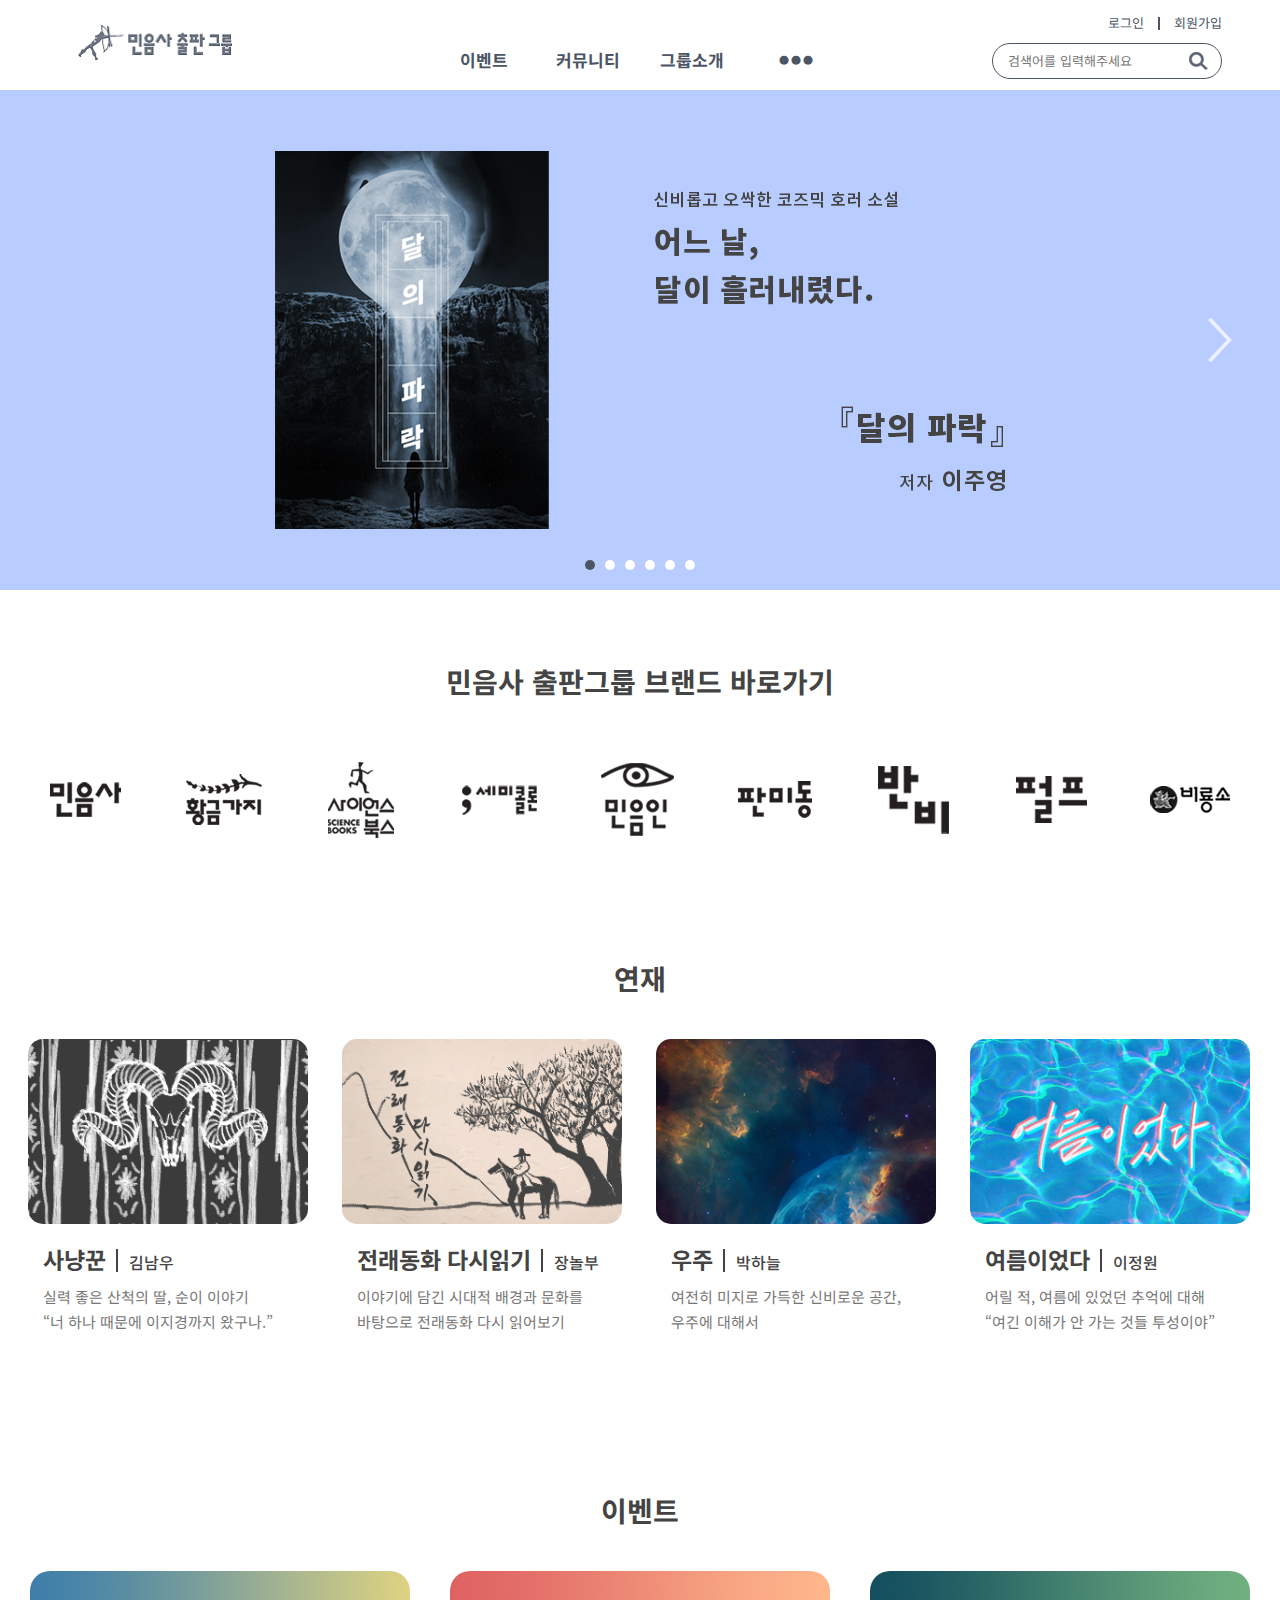
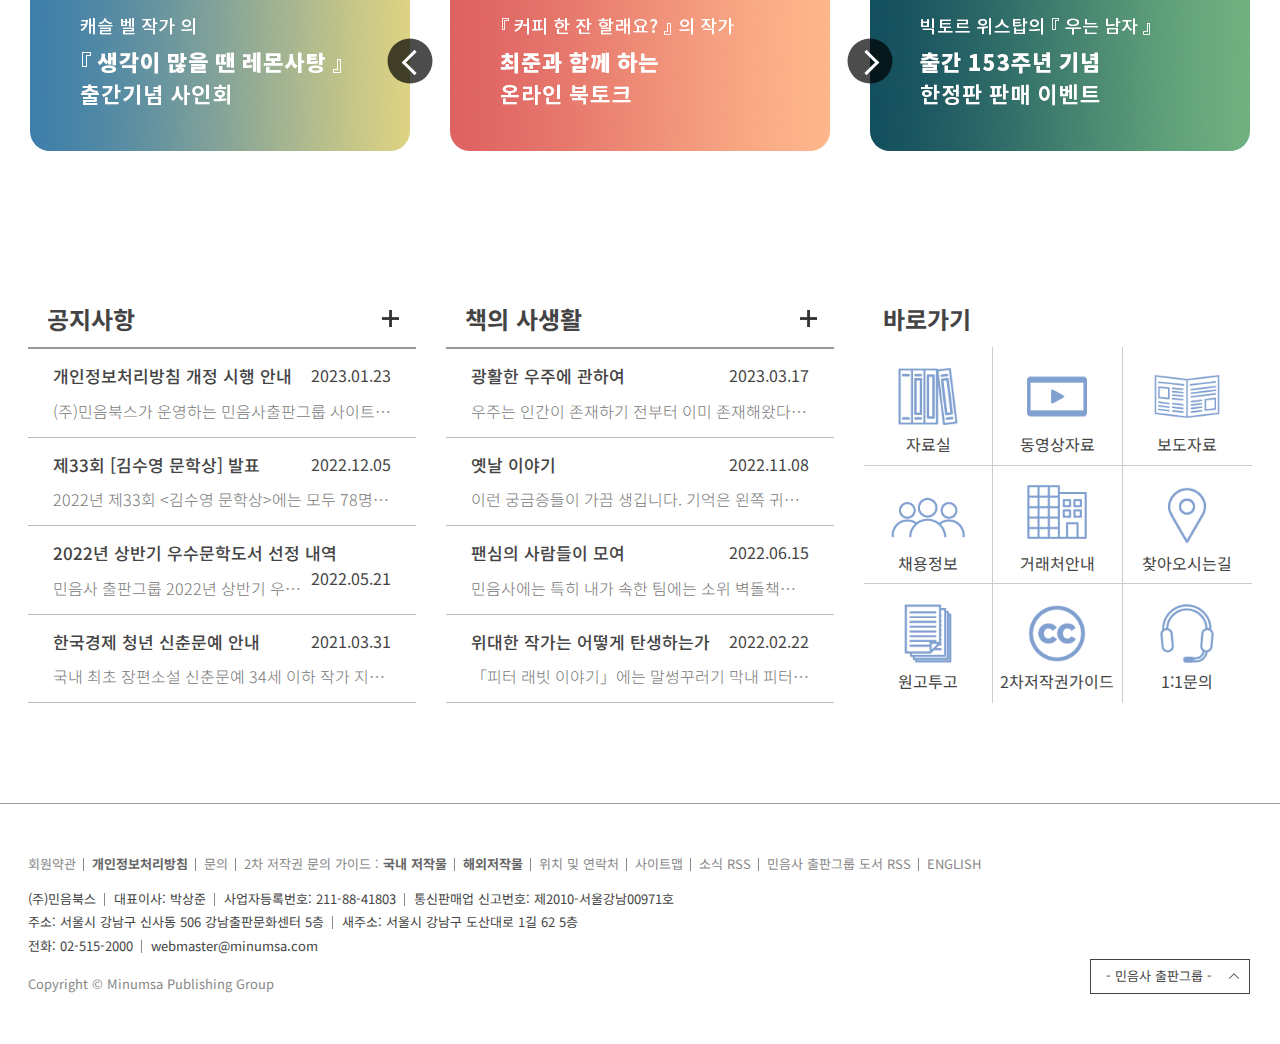
<file: index.html>
<!DOCTYPE html>
<html lang="ko">
<head>
    <meta charset="UTF-8">
    <meta http-equiv="X-UA-Compatible" content="IE=edge">
    <meta name="viewport" content="width=device-width">
    <meta name="author" content="ljy0123">
    <meta name="description" content="민음사 사이트 개인적으로 수정한 포트폴리오용 사이트입니다.">
    <meta name="keywords" content="웹퍼블리싱, 포트폴리오, 웹퍼블리싱 포트폴리오">
    <title>민음사 출판그룹</title>

    <!-- css style -->
    <link rel="stylesheet" href="assets/css/reset.css">
    <link rel="stylesheet" href="assets/css/style.css">

    <!-- favicon -->
    <link rel="stylesheet" href="assets/icons/favicon.ico">
    <link rel="apple-touch-icon-precomposed" sizes="72x72" href="assets/icons/favicon_72.png">
    <link rel="apple-touch-icon-precomposed" sizes="96x96" href="assets/icons/favicon_96.png">
    <link rel="apple-touch-icon-precomposed" sizes="144x144" href="assets/icons/favicon_144.png">
    <link rel="apple-touch-icon-precomposed" sizes="192x192" href="assets/icons/favicon_192.png">
    <link rel="icon" type="image/png" sizes="192x192"  href="assets/icons/favicon_192.png">
    <link rel="icon" type="image/png" sizes="32x32" href="assets/icons/favicon_32.png">
    <link rel="icon" type="image/png" sizes="96x96" href="assets/icons/favicon_96.png">
    <link rel="icon" type="image/png" sizes="16x16" href="assets/icons/favicon_16.png">

    <!-- 웹 폰트 -->
    <link href="https://fonts.googleapis.com/css2?family=Noto+Sans+KR:wght@100;300;400;500;700;900&display=swap" rel="stylesheet">

    <!-- HTLM5shiv ie6~8 -->
    <!--[if lt IE 9]> 
      <script src="assets/js/html5shiv.min.js"></script>
      <script type="text/javascript">
         alert("현재 브라우저는 지원하지 않습니다. 크롬 브라우저를 추천합니다.!");
      </script>
   <![endif]-->
</head>
<body>
    <div id="skip">
        <a href="#sitelist">민음사 출판그룹 브랜드 바로가기</a>
        <a href="#series">연재 바로가기</a>
        <a href="#events">이벤트 바로가기</a>
        <a href="#contents">공지사항&amp;컨텐츠 바로가기</a>
    </div>
    <!-- //skip_nav -->

    <div id="wrap">
        <header id="header">
            <div class="container">
                <div class="row">
                    <div class="header clearfix">
                        <h1 class="logo">
                            <a href="index.html">
                                <img src="assets/img/header-logo.png" alt="민음사 출판그룹 로고 이미지">
                            </a>
                        </h1>
                        <!-- //header_logo -->
                        <nav class="nav">
                            <ul class="clearfix">
                                <li><a href="javascript:;">이벤트</a>
                                    <ul class="submenu"></ul>
                                </li>
                                <li><a href="javascript:;">커뮤니티</a>
                                    <ul class="submenu">
                                        <li><a href="javascript:;">소식&amp;공지</a></li>
                                        <li><a href="javascript:;">행사스케치</a></li>
                                        <li><a href="javascript:;">자료실</a></li>
                                        <li><a href="javascript:;">동영상자료</a></li>
                                        <li><a href="javascript:;">책의 사생활</a></li>
                                        <li><a href="series1.html">연재</a></li>
                                        <li><a href="javascript:;">보도자료</a></li>
                                        <li><a href="javascript:;">원고투고</a></li>
                                        <li><a href="javascript:;">2차 저작권 가이드</a></li>
                                        <li><a href="contact.html">1:1 문의</a></li>
                                    </ul>
                                </li>
                                <li><a href="javascript:;">그룹소개</a>
                                    <ul class="submenu">
                                        <li><a href="javascript:;">브랜드 소개</a></li>
                                        <li><a href="javascript:;">인사말</a></li>
                                        <li><a href="javascript:;">역사</a></li>
                                        <li><a href="javascript:;">채용정보</a></li>
                                        <li><a href="javascript:;">거래처 안내</a></li>
                                        <li><a href="javascript:;">찾아오시는 길</a></li>
                                    </ul>
                                </li>
                                <li><a href="javascript:;">&#9679; &#9679; &#9679;</a>
                                    <ul class="submenu">
                                        <li><a href="javascript:;">출판그룹 도서 DB</a></li>
                                        <li><a href="javascript:;">출판그룹 작가 DB</a></li>
                                        <li><a href="javascript:;">도서목록 다운로드</a></li>
                                    </ul>
                                </li>
                            </ul>
                        </nav>
                        <!-- //nav -->
                        <div class="hd_right">
                            <div class="sign">
                                <a href="login.html" class="login">로그인</a>
                                <a href="javascript:;" class="signin">회원가입</a>
                            </div>
                            <!-- //log_in -->
                            <div class="search_area">
                                <form>
                                    <fieldset>
                                        <legend class="ir_so">검색창</legend>
                                        <label for="search"></label>
                                        <input type="text" id="search" class="search_text" placeholder="검색어를 입력해주세요">
                                        <button id="search_btn" type="submit" class="submit_btn" title="검색"></button>
                                    </fieldset>
                                </form>
                            </div>
                            <!-- //search -->
                        </div>
                        <!-- //hd_right -->
                    </div>
                </div>
            </div>
            <!-- //.header -->
            <div class="nav_bg"></div>
        </header>
        <!-- //#header -->

        

        <main id="main">
            <section id="banner">
                <h2 class="ir_so">책 소개 배너 이미지</h2>
                <div class="slider">
                    <div class="slider_container">
                        <div class="slide ss1">
                            <div class="container"></div>
                        </div>
                        <div class="slide ss2">
                            <div class="container"></div>
                        </div>
                        <div class="slide ss3">
                            <div class="container"></div>
                        </div>
                        <div class="slide ss4">
                            <div class="container"></div>
                        </div>
                        <div class="slide ss5">
                            <div class="container"></div>
                        </div>
                        <div class="slide ss6">
                            <div class="container"></div>
                        </div>
                    </div>

                    <button type="button" class="slider_prev_btn"><span class="ir_pm">이전 버튼</span></button>
                    <button type="button" class="slider_next_btn"><span class="ir_pm">다음 버튼</span></button>

                    <p class="pager"></p>
                </div>
            </section>
            <!-- //banner -->

            <section id="sitelist">
                <div class="container">
                    <div class="row">
                        <div class="sitelist">
                            <h2>민음사 출판그룹 브랜드 바로가기</h2>
                            <ul class="clearfix">
                                <li>
                                    <a href="javascript:;">
                                        <span class="img mus ir_pm">민음사</span>
                                    </a>
                                </li>
                                <li>
                                     <a href="javascript:;">
                                         <span class="img gb ir_pm">황금가지</span>
                                     </a>
                                 </li>
                                 <li>
                                     <a href="javascript:;">
                                         <span class="img sb ir_pm">사이언스 북스</span>
                                     </a>
                                 </li>
                                 <li>
                                      <a href="javascript:;">
                                          <span class="img smc ir_pm">세미콜론</span>
                                      </a>
                                  </li>
                                  <li>
                                     <a href="javascript:;">
                                         <span class="img mui ir_pm">민음인</span>
                                     </a>
                                 </li>
                                 <li>
                                      <a href="javascript:;">
                                          <span class="img pmd ir_pm">판미동</span>
                                      </a>
                                  </li>
                                  <li>
                                     <a href="javascript:;">
                                         <span class="img bb ir_pm">반비</span>
                                     </a>
                                 </li>
                                 <li>
                                      <a href="javascript:;">
                                          <span class="img pp ir_pm">펄프</span>
                                      </a>
                                  </li>
                                  <li>
                                     <a href="javascript:;">
                                         <span class="img bir ir_pm">비룡소</span>
                                     </a>
                                 </li>
                            </ul>
                        </div>
                        <!-- //.sitelist -->
                    </div>
                </div>
            </section>
            <!-- //#sitelist -->

            <section id="series">
                <div class="container">
                    <div class="row">
                        <div class="series clearfix">
                            <h2>연재</h2>
                            <article>
                                <h3 class="ir_so">사냥꾼 연재페이지 바로가기</h3>
                                <a href="series1.html">
                                    <figure>
                                        <img src="assets/img/series01.jpg" alt="사냥꾼 메인 이미지">
                                    </figure>
                                    <strong>사냥꾼</strong><em>김남우</em>
                                    <p>실력 좋은 산척의 딸, 순이 이야기<br>
                                    “너 하나 때문에 이지경까지 왔구나.”</p>
                                </a>
                            </article>
                            <article>
                                <h3 class="ir_so">전래동화 다시읽기 연재페이지 바로가기</h3>
                                <a href="series2.html">
                                    <figure>
                                        <img src="assets/img/series02.jpg" alt="전래동화 다시읽기 메인 이미지">
                                    </figure>
                                    <strong>전래동화 다시읽기</strong><em>장놀부</em>
                                    <p>이야기에 담긴 시대적 배경과 문화를<br>
                                     바탕으로 전래동화 다시 읽어보기</p>
                                </a>
                            </article>
                            <article>
                                <h3 class="ir_so">우주 연재페이지 바로가기</h3>
                                <a href="series3.html">
                                    <figure>
                                        <img src="assets/img/series03.jpg" alt="우주 메인 이미지">
                                    </figure>
                                    <strong>우주</strong><em>박하늘</em>
                                    <p>여전히 미지로 가득한 신비로운 공간,<br>
                                    우주에 대해서</p>
                                </a>
                            </article>
                            <article>
                                <h3 class="ir_so">여름었다 연재페이지 바로가기</h3>
                                <a href="series4.html">
                                    <figure>
                                        <img src="assets/img/series04.jpg" alt="여름이었다 메인 이미지">
                                    </figure>
                                    <strong>여름이었다</strong><em>이정원</em>
                                    <p>어릴 적, 여름에 있었던 추억에 대해<br>
                                    “여긴 이해가 안 가는 것들 투성이야”</p>
                                </a>
                            </article>
                        </div>
                        <!-- //.series -->
                    </div>
                </div>
            </section>
            <!-- //#series -->

            <section id="events">
                <div class="container">
                    <div class="row">
                        <div class="events">
                            <h2>이벤트</h2>
                            <div class="events_slide_container">
                                <ul class="events_slides clearfix">
                                    <li class="event_slider">
                                        <a href="javascript:;">
                                            <div>
                                                <img src="assets/img/event_banner_img1.jpg" alt="캐슬 벨 작가의 생각이 많을 땐 레몬사탕 온라인 북토크">
                                            </div>
                                        </a>
                                    </li>
                                    <li class="event_slider">
                                        <a href="javascript:;">
                                            <div>
                                                <img src="assets/img/event_banner_img2.jpg" alt="">
                                            </div>
                                        </a>
                                    </li>
                                    <li class="event_slider">
                                        <a href="javascript:;">
                                            <div>
                                                <img src="assets/img/event_banner_img3.jpg" alt="">
                                            </div>
                                        </a>
                                    </li>
                                    <li class="event_slider">
                                        <a href="javascript:;">
                                            <div>
                                                <img src="assets/img/event_banner_img4.jpg" alt="">
                                            </div>
                                        </a>
                                    </li>
                                    <li class="event_slider">
                                        <a href="javascript:;">
                                            <div>
                                                <img src="assets/img/event_banner_img5.jpg" alt="">
                                            </div>
                                        </a>
                                    </li>
                                </ul>
                                <p class="controls">
                                    <button type="button" class="event_slider_prev">
                                        <span class="ir_so e_prev">이전</span>
                                    </button>
                                    <button type="button" class="event_slider_next">
                                        <span class="e_next ir_so">다음</span>
                                    </button>
                                </p>
                            </div>
                        </div>
                        <!--// .event -->
                    </div>
                </div>
            </section>
            <!-- //events -->

            <section id="contents">
                <div class="container">
                    <div class="row">
                        <div class="contents clearfix">
                            <h2 class="ir_so">공지 및 콘텐츠</h2>
                            <article class="box1">
                                <h3>공지사항</h3>
                                <ul>
                                    <li>
                                        <a href="javascript:;">
                                            <strong>개인정보처리방침 개정 시행 안내</strong>
                                            <span>2023.01.23</span>
                                            <p>(주)민음북스가 운영하는 민음사출판그룹 사이트의 개인정보취급방침의 내용이 아래 변경내용과 같은 사항으로 수정됨을 알려드립니다.</p>
                                        </a>
                                    </li>
                                    <li>
                                        <a href="javascript:;">
                                            <strong>제33회 [김수영 문학상] 발표</strong>
                                            <span>2022.12.05</span>
                                            <p>2022년 제33회 &lt;김수영 문학상&gt;에는 모두 78명의 응모자가 각기 50편 이상의 시를 묶은 원고를 보내주었다.</p>
                                        </a>
                                    </li>
                                    <li>
                                        <a href="javascript:;">
                                            <strong>2022년 상반기 우수문학도서 선정 내역</strong>
                                            <span>2022.05.21</span>
                                            <p>민음사 출판그룹 2022년 상반기 우수문학도서 각 부문 선정 내역</p>
                                        </a>
                                    </li>
                                    <li>
                                        <a href="javascript:;">
                                            <strong>한국경제 청년 신춘문예 안내</strong>
                                            <span>2021.03.31</span>
                                            <p>국내 최초 장편소설 신춘문예 34세 이하 작가 지망생들의 과감한 스토리 배틀</p>
                                        </a>
                                    </li>
                                </ul>
                                <a href="javascript:;"><span class="ir_so">더보기</span></a>
                            </article>
                            <article class="box1">
                                <h3>책의 사생활</h3>
                                <ul>
                                    <li>
                                        <a href="javascript:;">
                                            <strong>광활한 우주에 관하여</strong>
                                            <span>2023.03.17</span>
                                            <p>우주는 인간이 존재하기 전부터 이미 존재해왔다. 저자 칼 세이건은 그런 우주를 책 '코스모스'를 통해 관련된 지식을 경외와 찬사를 담아 집필했다.</p>
                                        </a>
                                    </li>
                                    <li>
                                        <a href="javascript:;">
                                            <strong>옛날 이야기</strong>
                                            <span>2022.11.08</span>
                                            <p>이런 궁금증들이 가끔 생깁니다. 기억은 왼쪽 귀와 오른쪽 귀 사이 어딘가에 있을 것 같지만, 나의 통제를 받는 것 같지가 않습니다.</p>
                                        </a>
                                    </li>
                                    <li>
                                        <a href="javascript:;">
                                            <strong>팬심의 사람들이 모여</strong>
                                            <span>2022.06.15</span>
                                            <p>민음사에는 특히 내가 속한 팀에는 소위 벽돌책이라 하는 두꺼운 시리즈물이 많다.</p>
                                        </a>
                                    </li>
                                    <li>
                                        <a href="javascript:;">
                                            <strong>위대한 작가는 어떻게 탄생하는가</strong>
                                            <span>2022.02.22</span>
                                            <p>「피터 래빗 이야기」에는 말썽꾸러기 막내 피터가 주인공이다.</p>
                                        </a>
                                    </li>
                                </ul>
                                <a href="javascript:;"><span class="ir_so">더보기</span></a>
                            </article>
                            <article class="box2">
                                <h3>바로가기</h3>
                                <ul>
                                    <li><a href="javascript:;">자료실</a></li>
                                    <li><a href="javascript:;">동영상자료</a></li>
                                    <li><a href="javascript:;">보도자료</a></li>
                                    <li><a href="javascript:;">채용정보</a></li>
                                    <li><a href="javascript:;">거래처안내</a></li>
                                    <li><a href="javascript:;">찾아오시는길</a></li>
                                    <li><a href="javascript:;">원고투고</a></li>
                                    <li><a href="javascript:;">2차저작권가이드</a></li>
                                    <li><a href="javascript:;">1:1문의</a></li>
                                </ul>
                            </article>
                        </div>
                        <!-- //.contents -->
                    </div>
                </div>
            </section>
            <!-- //#contents -->
        </main>
        <!-- //main -->

        <footer id="footer">
            <div class="container">
                <div class="row">
                    <div class="footer clearfix">
                        <div class="footer_left">
                            <div class="footer_link">
                                <ul>
                                    <li><a href="javascript:;">회원약관</a></li>
                                    <li><a href="javascript:;"><b>개인정보처리방침</b></a></li>
                                    <li><a href="javascript:;">문의</a></li>
                                    <li>
                                        <a href="javascript:;">
                                            <span>2차 저작권 문의 가이드 :</span>
                                            <b>국내 저작물</b>
                                        </a>
                                    </li>
                                    <li><a href="javascript:;"><b>해외저작물</b></a></li>
                                    <li><a href="javascript:;">위치 및 연락처</a></li>
                                    <li><a href="javascript:;">사이트맵</a></li>
                                    <li><a href="javascript:;">소식 RSS</a></li>
                                    <li><a href="javascript:;">민음사 출판그룹 도서 RSS</a></li>
                                    <li><a href="javascript:;">ENGLISH</a></li>
                                </ul>
                            </div>
                            <!-- //footer_link -->
                            <div class="footer_info">
                                <address>
                                    <span>(주)민음북스</span>
                                    <span>대표이사: 박상준</span>
                                    <span>사업자등록번호: 211-88-41803</span>
                                    <span class="no_bar">통신판매업 신고번호: 제2010-서울강남00971호</span>
                                    <span>주소: 서울시 강남구 신사동 506 강남출판문화센터 5층</span>
                                    <span class="no_bar">새주소: 서울시 강남구 도산대로 1길 62 5층</span>
                                    <span>전화: 02-515-2000</span>
                                    <span class="no_bar">webmaster@minumsa.com</span>
                                </address>
                            </div>
                            <!-- //footer_info -->
                            <div class="footer_copy">
                                <p>Copyright © Minumsa Publishing Group</p>
                            </div>
                        </div>
                        <!-- //footer_left -->
                        <div class="footer_right">
                            <div class="familysite">
                                <label for="family_select" class="ir_so">민음사 출판그룹 패밀리 사이트</label>
                                <select id="family_select" name="family_select">
                                    <option value="#"> - 민음사 출판그룹 -</option>
                                    <option value="#">민음사 출판그룹</option>
                                    <option value="#">민음사</option>
                                    <option value="#">황금가지</option>
                                    <option value="#">사이언스북스</option>
                                    <option value="#">세미콜론</option>
                                    <option value="#">민음인</option>
                                    <option value="#">판미동</option>
                                    <option value="#">반비</option>
                                    <option value="#">펄프</option>
                                    <option value="#">비룡소</option>
                                </select>
                            </div>
                            <!-- //familysite -->
                        </div>
                        <!-- //footer_right -->
                    </div>
                    <!-- //.footer -->
                </div>
            </div>
        </footer>
        <!-- //#footer -->
    </div>
    <!-- //wrap -->

    <!-- javascript -->
    <script></script>
    <script src="assets/js/index.js"></script>
</body>
</html>
</file>
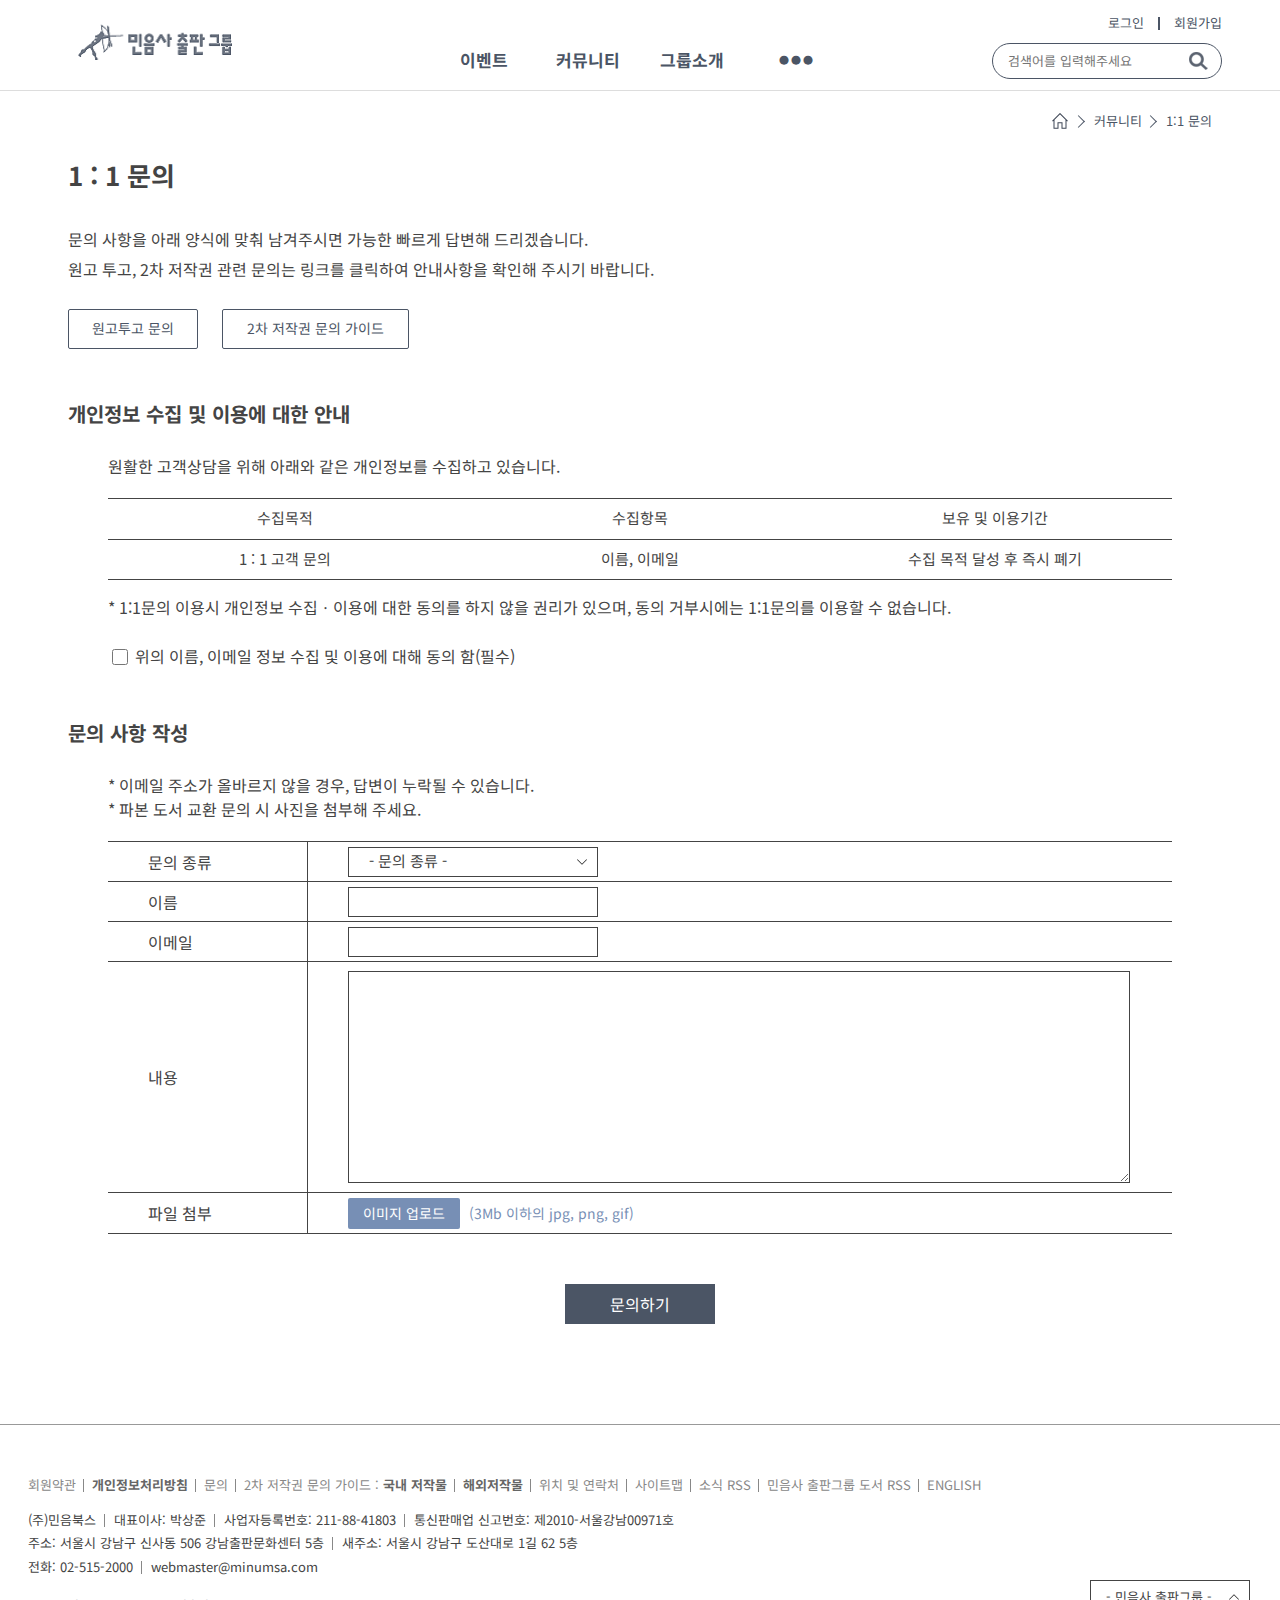
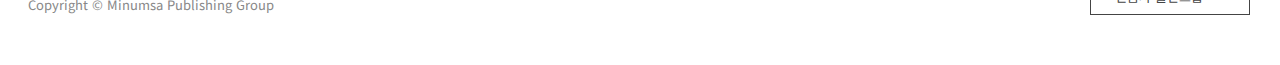
<file: contact.html>
<!DOCTYPE html>
<html lang="ko">
<head>
    <meta charset="UTF-8">
    <meta http-equiv="X-UA-Compatible" content="IE=edge">
    <meta name="viewport" content="width=device-width">
    <meta name="author" content="ljy0123">
    <meta name="description" content="민음사 사이트 개인적으로 수정한 포트폴리오용 사이트입니다.">
    <meta name="keywords" content="웹퍼블리싱, 포트폴리오, 웹퍼블리싱 포트폴리오">

    <title>1:1 문의 | 민음사 출판그룹</title>

    <!-- css style -->
    <link rel="stylesheet" href="assets/css/reset.css">
    <link rel="stylesheet" href="assets/css/contact-style.css">

    <!-- favicon -->
    <link rel="stylesheet" href="assets/icons/favicon.ico">
    <link rel="apple-touch-icon-precomposed" sizes="72x72" href="assets/icons/favicon_72.png">
    <link rel="apple-touch-icon-precomposed" sizes="96x96" href="assets/icons/favicon_96.png">
    <link rel="apple-touch-icon-precomposed" sizes="144x144" href="assets/icons/favicon_144.png">
    <link rel="apple-touch-icon-precomposed" sizes="192x192" href="assets/icons/favicon_192.png">
    <link rel="icon" type="image/png" sizes="192x192"  href="assets/icons/favicon_192.png">
    <link rel="icon" type="image/png" sizes="32x32" href="assets/icons/favicon_32.png">
    <link rel="icon" type="image/png" sizes="96x96" href="assets/icons/favicon_96.png">
    <link rel="icon" type="image/png" sizes="16x16" href="assets/icons/favicon_16.png">

    <!-- 웹 폰트 -->
    <link href="https://fonts.googleapis.com/css2?family=Noto+Sans+KR:wght@100;300;400;500;700;900&display=swap" rel="stylesheet">

    <!-- HTLM5shiv ie6~8 -->
    <!--[if lt IE 9]> 
      <script src="assets/js/html5shiv.min.js"></script>
      <script type="text/javascript">
         alert("현재 브라우저는 지원하지 않습니다. 크롬 브라우저를 추천합니다.!");
      </script>
   <![endif]-->
</head>
<body>
    <div id="wrap">
        <header id="header">
            <div class="container">
                <div class="row">
                    <div class="header clearfix">
                        <h1 class="logo">
                            <a href="index.html">
                                <img src="assets/img/header-logo.png" alt="민음사 출판그룹 로고 이미지">
                            </a>
                        </h1>
                        <!-- //header_logo -->
                        <nav class="nav">
                            <ul class="clearfix">
                                <li><a href="javascript:;">이벤트</a>
                                    <ul class="submenu"></ul>
                                </li>
                                <li><a href="javascript:;">커뮤니티</a>
                                    <ul class="submenu">
                                        <li><a href="javascript:;">소식&amp;공지</a></li>
                                        <li><a href="javascript:;">행사스케치</a></li>
                                        <li><a href="javascript:;">자료실</a></li>
                                        <li><a href="javascript:;">동영상자료</a></li>
                                        <li><a href="javascript:;">책의 사생활</a></li>
                                        <li><a href="series1.html">연재</a></li>
                                        <li><a href="javascript:;">보도자료</a></li>
                                        <li><a href="javascript:;">원고투고</a></li>
                                        <li><a href="javascript:;">2차 저작권 가이드</a></li>
                                        <li><a href="contact.html">1:1 문의</a></li>
                                    </ul>
                                </li>
                                <li><a href="javascript:;">그룹소개</a>
                                    <ul class="submenu">
                                        <li><a href="javascript:;">브랜드 소개</a></li>
                                        <li><a href="javascript:;">인사말</a></li>
                                        <li><a href="javascript:;">역사</a></li>
                                        <li><a href="javascript:;">채용정보</a></li>
                                        <li><a href="javascript:;">거래처 안내</a></li>
                                        <li><a href="javascript:;">찾아오시는 길</a></li>
                                    </ul>
                                </li>
                                <li><a href="javascript:;">&#9679; &#9679; &#9679;</a>
                                    <ul class="submenu">
                                        <li><a href="javascript:;">출판그룹 도서 DB</a></li>
                                        <li><a href="javascript:;">출판그룹 작가 DB</a></li>
                                        <li><a href="javascript:;">도서목록 다운로드</a></li>
                                    </ul>
                                </li>
                            </ul>
                        </nav>
                        <!-- //nav -->
                        <div class="hd_right">
                            <div class="sign">
                                <a href="login.html" class="login">로그인</a>
                                <a href="javascript:;" class="signin">회원가입</a>
                            </div>
                            <!-- //log_in -->
                            <div class="search_area">
                                <form>
                                    <fieldset>
                                        <legend class="ir_so">검색창</legend>
                                        <label for="search"></label>
                                        <input type="text" id="search" class="search_text" placeholder="검색어를 입력해주세요">
                                        <button id="search_btn" type="submit" class="submit_btn" title="검색"></button>
                                    </fieldset>
                                </form>
                            </div>
                            <!-- //search -->
                        </div>
                        <!-- //hd_right -->
                    </div>
                </div>
            </div>
            <!-- //.header -->
            <div class="nav_bg"></div>
        </header>
        <!-- //#header -->

        <main id="main">
            <section id="loaction">
                <div class="container">
                    <div class="row">
                        <h2 class="ir_so">현재 위치 표시</h2>
                    <ul class="location">
                        <li>
                            <a href="index.html">
                                <img src="assets/img/home_icon.png" alt="홈으로 바로가기">
                            </a>
                        </li>
                        <li><span>커뮤니티</span></li>
                        <li><a href="contact.html">1:1 문의</a></li>
                    </ul>
                    <!-- //ul.location -->
                    </div>
                </div>
            </section>
            <!-- //#location -->
            
            <section id="contact">
                <div class="container">
                    <div class="row">
                        <div class="contact">
                            <h2>1 : 1 문의</h2>
                            <p>
                                문의 사항을 아래 양식에 맞춰 남겨주시면 가능한 빠르게 답변해 드리겠습니다.<br>
                                원고 투고, 2차 저작권 관련 문의는 링크를 클릭하여 안내사항을 확인해 주시기 바랍니다.
                            </p>
                            <ul>
                                <li><a href="javascript:;">원고투고 문의</a></li>
                                <li><a href="javascript:;">2차 저작권 문의 가이드</a></li>
                            </ul>
                            <!-- //contact - top_desc -->
                            <div class="contact_detail">
                                <form>
                                    <fieldset>
                                        <div class="privacy">
                                            <h3>개인정보 수집 및 이용에 대한 안내</h3>
                                            <p>원활한 고객상담을 위해 아래와 같은 개인정보를 수집하고 있습니다.</p>
                                            <table class="privacy_table">
                                                <caption class="ir_so">개인정보 수집 및 이용에 대한 안내</caption>
                                                <colgroup>
                                                    <col span="3" style ="width : 33.3333%">
                                                </colgroup>
                                                <thead>
                                                    <tr>
                                                        <td>수집목적</td>
                                                        <td>수집항목</td>
                                                        <td>보유 및 이용기간</td>
                                                    </tr>
                                                </thead>
                                                <tbody>
                                                    <tr>
                                                        <td>1 : 1 고객 문의</td>
                                                        <td>이름, 이메일</td>
                                                        <td>수집 목적 달성 후 즉시 폐기</td>
                                                    </tr>
                                                </tbody>
                                            </table>
                                            <em>* 1:1문의 이용시 개인정보 수집ㆍ이용에 대한 동의를 하지 않을 권리가 있으며, 동의 거부시에는 1:1문의를 이용할 수 없습니다.</em>
                                            <div class="privacy_input">
                                                <input type="checkbox" id="privacy_agree" class="contact_form">
                                                <label for="privacy_agree">위의 이름, 이메일 정보 수집 및 이용에 대해 동의 함(필수)</label>
                                                <span class="error">필수 선택 항목 입니다.</span>
                                            </div>
                                        </div>
                                        <!-- //privacy -->
                                        <div class="detail">
                                            <h3>문의 사항 작성</h3>
                                            <p>
                                                * 이메일 주소가 올바르지 않을 경우, 답변이 누락될 수 있습니다.<br>
                                                * 파본 도서 교환 문의 시 사진을 첨부해 주세요.
                                            </p>
                                            <table>
                                                <caption class="ir_so">문의 사항 작성 표</caption>
                                                <colgroup>
                                                    <col style = "width : 200px">
                                                    <col>
                                                </colgroup>
                                                <tbody>
                                                    <tr>
                                                        <td>
                                                            <label for="contact_type">문의 종류</label>
                                                        </td>
                                                        <td>
                                                            <select name="contact_type" id="contact_type" class="contact_form">
                                                                <option value="#">- 문의 종류 -</option>
                                                                <option value="contact1">홈페이지 이용 문의</option>
                                                                <option value="contact2">구매/파본/교환</option>
                                                                <option value="contact3">민음사 도서 문의</option>
                                                                <option value="contact4">황금가지 도서 문의</option>
                                                                <option value="contact5">민음인 도서 문의</option>
                                                                <option value="contact6">판미동 도서 문의</option>
                                                                <option value="contact7">사이언스북스 도서 문의</option>
                                                                <option value="contact8">세미콜론 도서 문의</option>
                                                                <option value="contact9">반비 도서 문의</option>
                                                                <option value="contact10">민음북클럽 문의</option>
                                                                <option value="contact11">문학잡지&lt;릿터&gt;문의</option>
                                                                <option value="contact12">인문잡지&lt;한편&gt;문의</option>
                                                            </select>
                                                            <span class="error">필수 선택 항목 입니다.</span>
                                                        </td>
                                                    </tr>
                                                    <tr>
                                                        <td>
                                                            <label for="user_name">이름</label>
                                                        </td>
                                                        <td>
                                                            <input type="text" id="user_name" name="user_name" class="contact_form">
                                                            <span class="error">필수 입력 항목 입니다.</span>
                                                        </td>
                                                    </tr>
                                                    <tr>
                                                        <td>
                                                            <label for="user_email">이메일</label>
                                                        </td>
                                                        <td>
                                                            <input type="email" id="user_email" name="user_email" class="contact_form email">
                                                            <span class="error">필수 입력 항목 입니다.</span>
                                                        </td>
                                                    </tr>
                                                    <tr>
                                                        <td>
                                                            <label for="contact_content">내용</label>
                                                        </td>
                                                        <td>
                                                            <textarea name="contact_content" id="contact_content" cols="120" rows="10" class="contact_form"></textarea>
                                                            <br><span class="error">필수 입력 항목 입니다.</span>
                                                        </td>
                                                    </tr>
                                                    <tr>
                                                        <td>
                                                            파일 첨부
                                                        </td>
                                                        <td>
                                                            <div class="addfile_btn">
                                                                <label for="contact_addfile">이미지 업로드</label>
                                                                <input type="file" id="contact_addfile" name="contact_addfile" accept=".jpg,.png,.gif">
                                                            </div>
                                                            <em>
                                                                (3Mb 이하의 jpg, png, gif)
                                                            </em>
                                                        </td>
                                                    </tr>
                                                </tbody>
                                            </table>
                                        </div>
                                        <!-- // detail -->
                                        <div class="contact_btn">
                                            <button type="submit" class="ct_btn" title="문의하기">문의하기</button>
                                        </div>
                                        <!-- // contact_btn -->
                                    </fieldset>
                                </form>
                            </div>
                            <!-- //contact_detail -->
                        </div>
                        <!-- //.contact -->
                    </div>
                </div>
            </section>
            <!-- //#contact -->
        </main>
        <!-- //main -->
        
        <footer id="footer">
            <div class="container">
                <div class="row">
                    <div class="footer clearfix">
                        <div class="footer_left">
                            <div class="footer_link">
                                <ul>
                                    <li><a href="javascript:;">회원약관</a></li>
                                    <li><a href="javascript:;"><b>개인정보처리방침</b></a></li>
                                    <li><a href="javascript:;">문의</a></li>
                                    <li>
                                        <a href="javascript:;">
                                            <span>2차 저작권 문의 가이드 :</span>
                                            <b>국내 저작물</b>
                                        </a>
                                    </li>
                                    <li><a href="javascript:;"><b>해외저작물</b></a></li>
                                    <li><a href="javascript:;">위치 및 연락처</a></li>
                                    <li><a href="javascript:;">사이트맵</a></li>
                                    <li><a href="javascript:;">소식 RSS</a></li>
                                    <li><a href="javascript:;">민음사 출판그룹 도서 RSS</a></li>
                                    <li><a href="javascript:;">ENGLISH</a></li>
                                </ul>
                            </div>
                            <!-- //footer_link -->
                            <div class="footer_info">
                                <address>
                                    <span>(주)민음북스</span>
                                    <span>대표이사: 박상준</span>
                                    <span>사업자등록번호: 211-88-41803</span>
                                    <span class="no_bar">통신판매업 신고번호: 제2010-서울강남00971호</span>
                                    <span>주소: 서울시 강남구 신사동 506 강남출판문화센터 5층</span>
                                    <span class="no_bar">새주소: 서울시 강남구 도산대로 1길 62 5층</span>
                                    <span>전화: 02-515-2000</span>
                                    <span class="no_bar">webmaster@minumsa.com</span>
                                </address>
                            </div>
                            <!-- //footer_info -->
                            <div class="footer_copy">
                                <p>Copyright © Minumsa Publishing Group</p>
                            </div>
                        </div>
                        <!-- //footer_left -->
                        <div class="footer_right">
                            <div class="familysite">
                                <label for="family_select" class="ir_so">민음사 출판그룹 패밀리 사이트</label>
                                <select id="family_select" name="family_select">
                                    <option value="#"> - 민음사 출판그룹 -</option>
                                    <option value="#">민음사 출판그룹</option>
                                    <option value="#">민음사</option>
                                    <option value="#">황금가지</option>
                                    <option value="#">사이언스북스</option>
                                    <option value="#">세미콜론</option>
                                    <option value="#">민음인</option>
                                    <option value="#">판미동</option>
                                    <option value="#">반비</option>
                                    <option value="#">펄프</option>
                                    <option value="#">비룡소</option>
                                </select>
                            </div>
                            <!-- //familysite -->
                        </div>
                        <!-- //footer_right -->
                    </div>
                    <!-- //.footer -->
                </div>
            </div>
        </footer>
        <!-- //#footer -->
    </div>
    <!-- //wrap -->

    <!-- javascript -->
    <script src="assets/js/contact.js"></script>
</body>
</html>
</file>
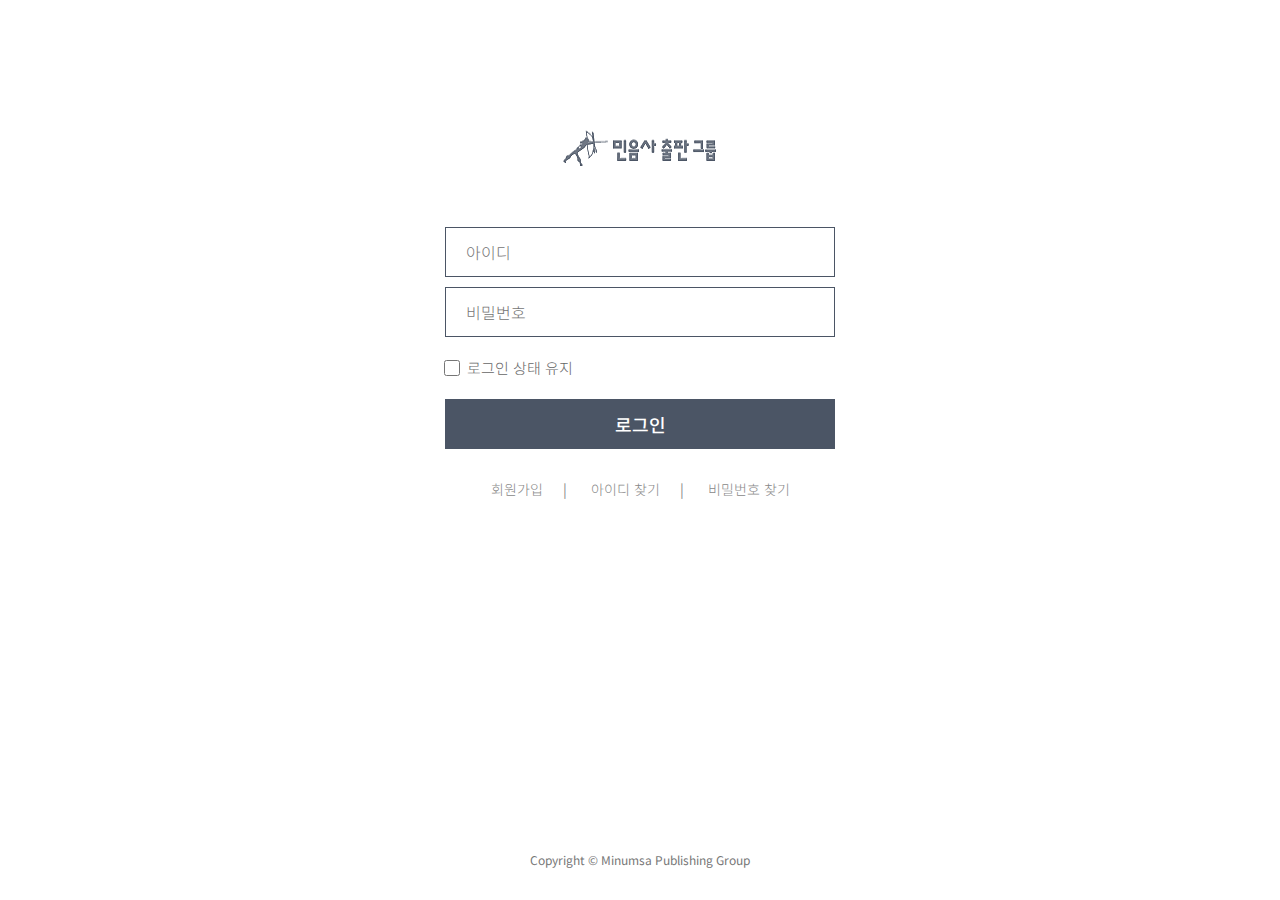
<file: login.html>
<!DOCTYPE html>
<html lang="ko">
<head>
    <meta charset="UTF-8">
    <meta http-equiv="X-UA-Compatible" content="IE=edge">
    <meta name="viewport" content="width=device-width">
    <title>로그인 | 민음사 출판그룹</title>

    <link rel="stylesheet" href="assets/css/reset.css">
    <link rel="stylesheet" href="assets/css/login-style.css">

    <!-- 웹 폰트 -->
    <link href="https://fonts.googleapis.com/css2?family=Noto+Sans+KR:wght@100;300;400;500;700;900&display=swap" rel="stylesheet">
</head>
<body>
    <div id="wrap">
        <header>
            <div class="container">
                <div class="header">
                    <h1 class="logo">
                        <a href="index.html"><img src="assets/img/header-logo.png" alt="민음사 출판그룹"></a>
                    </h1>
                </div>
            </div>
        </header>
        <!-- //header -->

        <main>
            <section id="login_wrap">
                <div class="container">
                    <div class="login_wrap">
                        <h2 class="ir_so">로그인</h2>
                        <form>
                            <fieldset>
                                <legend class="ir_so">로그인 영역</legend>
                                <div class="id_area">
                                    <label for="uid" class="ir_so">아이디</label>
                                    <input type="text" id="uid" name="uid" class="input_text" maxlength="20" placeholder="아이디" autocomplete="off">
                                    <span class="error">아이디를 입력해주세요</span>
                                </div>
                                <!-- //id_area -->
                                <div class="pw_area">
                                    <label for="upw" class="ir_so">아이디</label>
                                    <input type="password" id="upw" name="upw" class="input_text" maxlength="20" placeholder="비밀번호" autocomplete="off">
                                    <span class="error">비밀번호를 입력해주세요</span>
                                </div>
                                <!-- //pw_area -->
                                
                                <div class="lh_check">
                                    <input id="login_check" type="checkbox" class="input_check">
                                    <label for="login_check">로그인 상태 유지</label>
                                </div>
                                <!-- //lh_check -->
                                <div class="login_btn">
                                    <button type="submit" class="lg_btn" title="로그인">로그인</button>
                                </div>
                                <!-- //login_btn -->
                                <div class="login_footer">
                                    <h3 class="ir_so">로그인 문제해결</h3>
                                    <a href="javascript:;" class="login_info">회원가입</a><span>|</span>
                                    <a href="javascript:;" class="login_info">아이디 찾기</a><span>|</span>
                                    <a href="javascript:;" class="login_info">비밀번호 찾기</a>
                                </div>
                                <!-- //header -->
                            </fieldset>
                        </form>
                    </div>
                </div>
            </section>
            <!-- //login_wrap -->
        </main>
        <!-- //main -->

        <footer>
            <div class="container">
                <div class="footer">
                    <span>Copyright © Minumsa Publishing Group</span>
                </div>
            </div>
        </footer>
        <!-- //footer -->
    </div>
    <!-- //wrap -->

    <!-- javascript -->
    <script src="assets/js/login.js"></script>
</body>
</html>
</file>
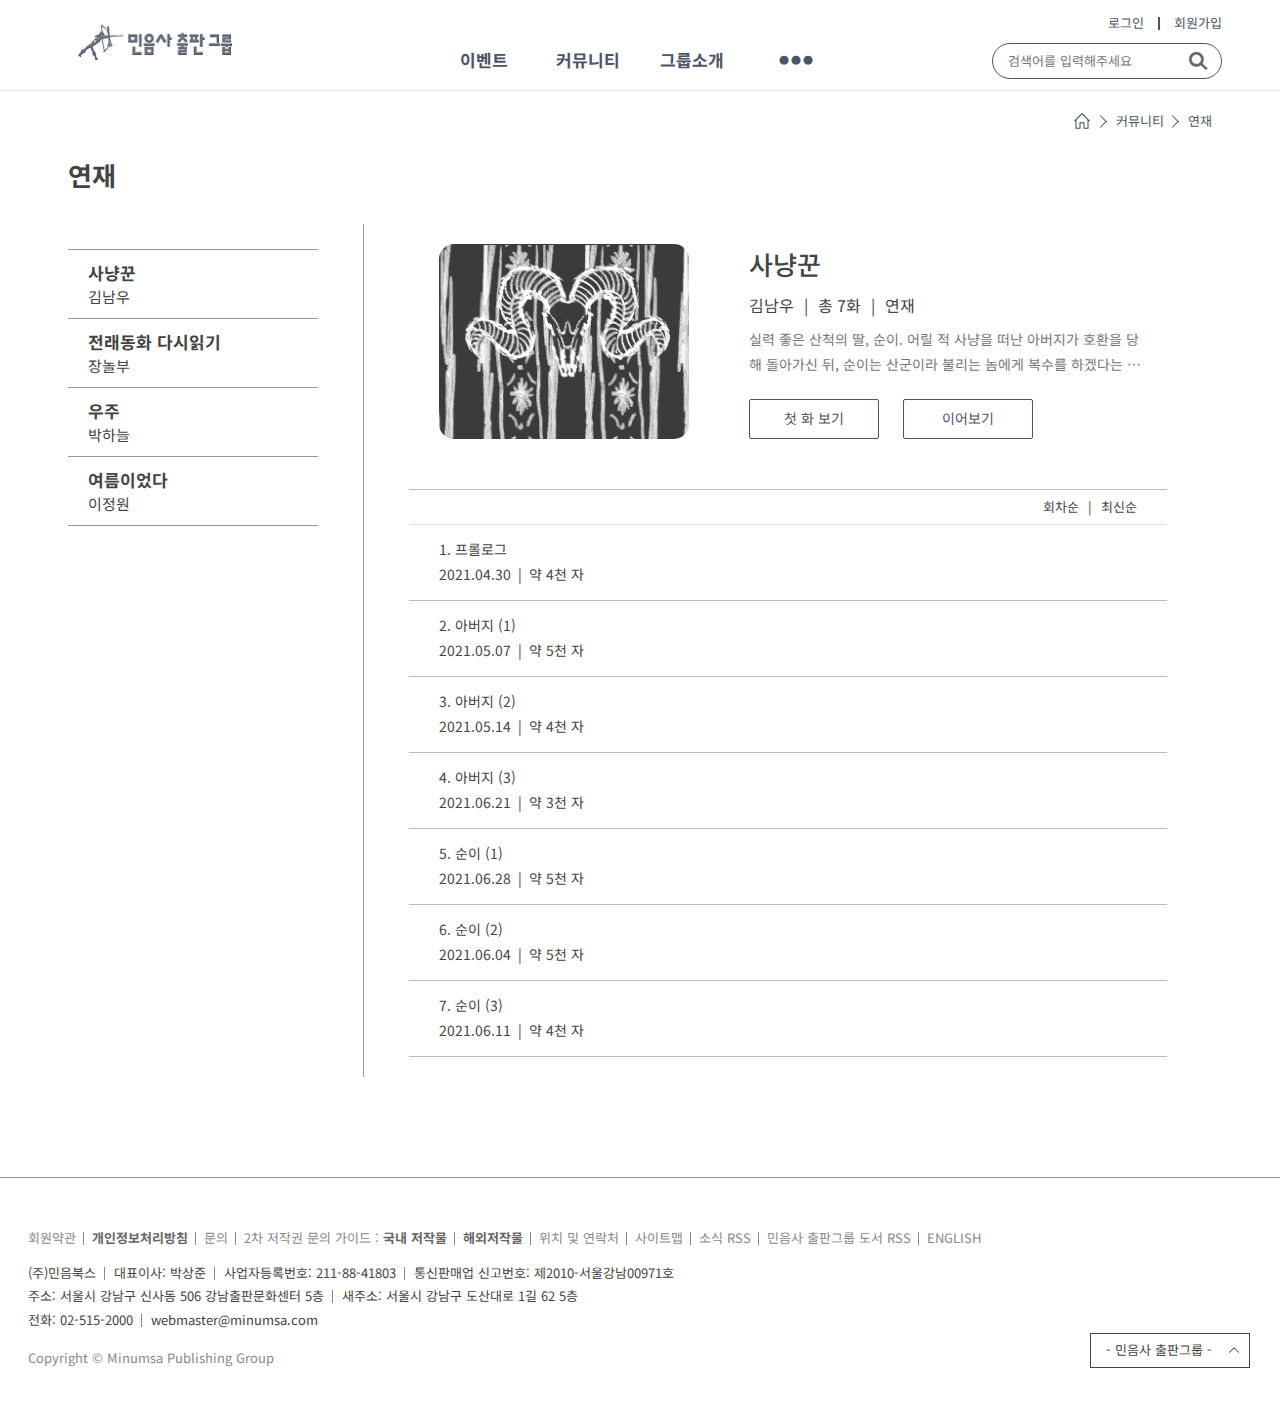
<file: series1.html>
<!DOCTYPE html>
<html lang="ko">
<head>
    <meta charset="UTF-8">
    <meta http-equiv="X-UA-Compatible" content="IE=edge">
    <meta name="viewport" content="width=device-width">
    <meta name="author" content="ljy0123">
    <meta name="description" content="민음사 사이트 개인적으로 수정한 포트폴리오용 사이트입니다.">
    <meta name="keywords" content="웹퍼블리싱, 포트폴리오, 웹퍼블리싱 포트폴리오">

    <title>연재 | 민음사 출판그룹</title>

    <!-- css style -->
    <link rel="stylesheet" href="assets/css/reset.css">
    <link rel="stylesheet" href="assets/css/series-style.css">

    <!-- favicon -->
    <link rel="stylesheet" href="assets/icons/favicon.ico">
    <link rel="apple-touch-icon-precomposed" sizes="72x72" href="assets/icons/favicon_72.png">
    <link rel="apple-touch-icon-precomposed" sizes="96x96" href="assets/icons/favicon_96.png">
    <link rel="apple-touch-icon-precomposed" sizes="144x144" href="assets/icons/favicon_144.png">
    <link rel="apple-touch-icon-precomposed" sizes="192x192" href="assets/icons/favicon_192.png">
    <link rel="icon" type="image/png" sizes="192x192"  href="assets/icons/favicon_192.png">
    <link rel="icon" type="image/png" sizes="32x32" href="assets/icons/favicon_32.png">
    <link rel="icon" type="image/png" sizes="96x96" href="assets/icons/favicon_96.png">
    <link rel="icon" type="image/png" sizes="16x16" href="assets/icons/favicon_16.png">

    <!-- 웹 폰트 -->
    <link href="https://fonts.googleapis.com/css2?family=Noto+Sans+KR:wght@100;300;400;500;700;900&display=swap" rel="stylesheet">

    <!-- HTLM5shiv ie6~8 -->
    <!--[if lt IE 9]> 
      <script src="assets/js/html5shiv.min.js"></script>
      <script type="text/javascript">
         alert("현재 브라우저는 지원하지 않습니다. 크롬 브라우저를 추천합니다.!");
      </script>
   <![endif]-->
</head>
<body>
    <div id="wrap">
        <header id="header">
            <div class="container">
                <div class="row">
                    <div class="header clearfix">
                        <h1 class="logo">
                            <a href="index.html">
                                <img src="assets/img/header-logo.png" alt="민음사 출판그룹 로고 이미지">
                            </a>
                        </h1>
                        <!-- //header_logo -->
                        <nav class="nav">
                            <ul class="clearfix">
                                <li><a href="javascript:;">이벤트</a>
                                    <ul class="submenu"></ul>
                                </li>
                                <li><a href="javascript:;">커뮤니티</a>
                                    <ul class="submenu">
                                        <li><a href="javascript:;">소식&amp;공지</a></li>
                                        <li><a href="javascript:;">행사스케치</a></li>
                                        <li><a href="javascript:;">자료실</a></li>
                                        <li><a href="javascript:;">동영상자료</a></li>
                                        <li><a href="javascript:;">책의 사생활</a></li>
                                        <li><a href="series1.html">연재</a></li>
                                        <li><a href="javascript:;">보도자료</a></li>
                                        <li><a href="javascript:;">원고투고</a></li>
                                        <li><a href="javascript:;">2차 저작권 가이드</a></li>
                                        <li><a href="contact.html">1:1 문의</a></li>
                                    </ul>
                                </li>
                                <li><a href="javascript:;">그룹소개</a>
                                    <ul class="submenu">
                                        <li><a href="javascript:;">브랜드 소개</a></li>
                                        <li><a href="javascript:;">인사말</a></li>
                                        <li><a href="javascript:;">역사</a></li>
                                        <li><a href="javascript:;">채용정보</a></li>
                                        <li><a href="javascript:;">거래처 안내</a></li>
                                        <li><a href="javascript:;">찾아오시는 길</a></li>
                                    </ul>
                                </li>
                                <li><a href="javascript:;">&#9679; &#9679; &#9679;</a>
                                    <ul class="submenu">
                                        <li><a href="javascript:;">출판그룹 도서 DB</a></li>
                                        <li><a href="javascript:;">출판그룹 작가 DB</a></li>
                                        <li><a href="javascript:;">도서목록 다운로드</a></li>
                                    </ul>
                                </li>
                            </ul>
                        </nav>
                        <!-- //nav -->
                        <div class="hd_right">
                            <div class="sign">
                                <a href="login.html" class="login">로그인</a>
                                <a href="javascript:;" class="signin">회원가입</a>
                            </div>
                            <!-- //log_in -->
                            <div class="search_area">
                                <form>
                                    <fieldset>
                                        <legend class="ir_so">검색창</legend>
                                        <label for="search"></label>
                                        <input type="text" id="search" class="search_text" placeholder="검색어를 입력해주세요">
                                        <button id="search_btn" type="submit" class="submit_btn" title="검색"></button>
                                    </fieldset>
                                </form>
                            </div>
                            <!-- //search -->
                        </div>
                        <!-- //hd_right -->
                    </div>
                </div>
            </div>
            <!-- //.header -->
            <div class="nav_bg"></div>
        </header>
        <!-- //#header -->

        <main id="main">
            <section id="loaction">
                <div class="container">
                    <div class="row">
                        <h2 class="ir_so">현재 위치 표시</h2>
                    <ul class="location">
                        <li>
                            <a href="index.html">
                                <img src="assets/img/home_icon.png" alt="홈으로 바로가기">
                            </a>
                        </li>
                        <li><span>커뮤니티</span></li>
                        <li><a href="series1.html">연재</a></li>
                    </ul>
                    <!-- //ul.location -->
                    </div>
                </div>
            </section>
            <!-- //#location -->

            <section id="series">
                <div class="container">
                    <div class="row">
                        <div class="series clearfix">
                            <h2>연재</h2>
                            <div class="series_title">
                                <ul>
                                    <li>
                                        <a href="series1.html" class="series_btn">
                                            <strong>사냥꾼</strong>
                                            <em>김남우</em>
                                        </a>
                                    </li>
                                    <li>
                                        <a href="series2.html" class="series_btn">
                                            <strong>전래동화 다시읽기</strong>
                                            <em>장놀부</em>
                                        </a>
                                    </li>
                                    <li>
                                        <a href="series3.html" class="series_btn">
                                            <strong>우주</strong>
                                            <em>박하늘</em>
                                        </a>
                                    </li>
                                    <li>
                                        <a href="series4.html" class="series_btn">
                                            <strong>여름이었다</strong>
                                            <em>이정원</em>
                                        </a>
                                    </li>
                                </ul>
                            </div>
                            <!-- //series_title -->
    
                            <div class="series_detail">
                                <div class="series_detail_cont">
                                    <div class="sd_top clearfix">
                                        <div class="series_img">
                                            <img src="assets/img/series01.jpg" alt="사냥꾼 메인 이미지">
                                        </div>
                                        <div class="series_desc">
                                            <h3 class="title">사냥꾼</h3>
                                            <p class="info">
                                                <em>김남우</em><span class="bar">|</span>
                                                <span class="series_episodes"></span><span class="bar">|</span>
                                                <span>연재</span>
                                            </p>
                                            <p class="desc">실력 좋은 산척의 딸, 순이. 어릴 적 사냥을 떠난 아버지가 호환을 당해 돌아가신 뒤, 순이는 산군이라 불리는 놈에게 복수를 하겠다는 일념 하에 남장을 하고 산척 무리로 들어가게 되는데…….</p>
                                            <ul class="btns">
                                                <li><a href="javascript:;">첫 화 보기</a></li>
                                                <li><a href="javascript:;">이어보기</a></li>
                                            </ul>
                                        </div>
                                    </div>
                                    <!-- //sd_top -->
    
                                    <div class="sd_bottom">
                                        <table>
                                            <thead>
                                                <tr>
                                                    <td>
                                                        <a href="javascript:;">회차순</a>
                                                        <span>|</span>
                                                        <a href="javascript:;">최신순</a>
                                                    </td>
                                                </tr>
                                            </thead>
                                            <tbody>
                                                <tr>
                                                    <td>
                                                        <a href="javascript:;">
                                                            <span>1. 프롤로그</span>
                                                            <span>2021.04.30<i>|</i>약 4천 자</span>
                                                        </a>
                                                    </td>
                                                </tr>
                                                <tr>
                                                    <td>
                                                        <a href="javascript:;">
                                                            <span>2. 아버지 (1)</span>
                                                            <span>2021.05.07<i>|</i>약 5천 자</span>
                                                        </a>
                                                    </td>
                                                </tr>
                                                <tr>
                                                    <td>
                                                        <a href="javascript:;">
                                                            <span>3. 아버지 (2)</span>
                                                            <span>2021.05.14<i>|</i>약 4천 자</span>
                                                        </a>
                                                    </td>
                                                </tr>
                                                <tr>
                                                    <td>
                                                        <a href="javascript:;">
                                                            <span>4. 아버지 (3)</span>
                                                            <span>2021.06.21<i>|</i>약 3천 자</span>
                                                        </a>
                                                    </td>
                                                </tr>
                                                <tr>
                                                    <td>
                                                        <a href="javascript:;">
                                                            <span>5. 순이 (1)</span>
                                                            <span>2021.06.28<i>|</i>약 5천 자</span>
                                                        </a>
                                                    </td>
                                                </tr>
                                                <tr>
                                                    <td>
                                                        <a href="javascript:;">
                                                            <span>6. 순이 (2)</span>
                                                            <span>2021.06.04<i>|</i>약 5천 자</span>
                                                        </a>
                                                    </td>
                                                </tr>
                                                <tr>
                                                    <td>
                                                        <a href="javascript:;">
                                                            <span>7. 순이 (3)</span>
                                                            <span>2021.06.11<i>|</i>약 4천 자</span>
                                                        </a>
                                                    </td>
                                                </tr>
                                            </tbody>
                                        </table>
                                    </div>
                                    <!-- //sd_bottom -->
                                </div>
                                <!-- //series_detail_cont -->
                            </div>
                            <!-- //series_detail -->
                        </div>
                        <!-- //.series-->
                    </div>
                </div>
            </section>
            <!-- //#series -->
        </main>
        <!-- //main -->
        
        <footer id="footer">
            <div class="container">
                <div class="row">
                    <div class="footer clearfix">
                        <div class="footer_left">
                            <div class="footer_link">
                                <ul>
                                    <li><a href="javascript:;">회원약관</a></li>
                                    <li><a href="javascript:;"><b>개인정보처리방침</b></a></li>
                                    <li><a href="javascript:;">문의</a></li>
                                    <li>
                                        <a href="javascript:;">
                                            <span>2차 저작권 문의 가이드 :</span>
                                            <b>국내 저작물</b>
                                        </a>
                                    </li>
                                    <li><a href="javascript:;"><b>해외저작물</b></a></li>
                                    <li><a href="javascript:;">위치 및 연락처</a></li>
                                    <li><a href="javascript:;">사이트맵</a></li>
                                    <li><a href="javascript:;">소식 RSS</a></li>
                                    <li><a href="javascript:;">민음사 출판그룹 도서 RSS</a></li>
                                    <li><a href="javascript:;">ENGLISH</a></li>
                                </ul>
                            </div>
                            <!-- //footer_link -->
                            <div class="footer_info">
                                <address>
                                    <span>(주)민음북스</span>
                                    <span>대표이사: 박상준</span>
                                    <span>사업자등록번호: 211-88-41803</span>
                                    <span class="no_bar">통신판매업 신고번호: 제2010-서울강남00971호</span>
                                    <span>주소: 서울시 강남구 신사동 506 강남출판문화센터 5층</span>
                                    <span class="no_bar">새주소: 서울시 강남구 도산대로 1길 62 5층</span>
                                    <span>전화: 02-515-2000</span>
                                    <span class="no_bar">webmaster@minumsa.com</span>
                                </address>
                            </div>
                            <!-- //footer_info -->
                            <div class="footer_copy">
                                <p>Copyright © Minumsa Publishing Group</p>
                            </div>
                        </div>
                        <!-- //footer_left -->
                        <div class="footer_right">
                            <div class="familysite">
                                <label for="family_select" class="ir_so">민음사 출판그룹 패밀리 사이트</label>
                                <select id="family_select" name="family_select">
                                    <option value="#"> - 민음사 출판그룹 -</option>
                                    <option value="#">민음사 출판그룹</option>
                                    <option value="#">민음사</option>
                                    <option value="#">황금가지</option>
                                    <option value="#">사이언스북스</option>
                                    <option value="#">세미콜론</option>
                                    <option value="#">민음인</option>
                                    <option value="#">판미동</option>
                                    <option value="#">반비</option>
                                    <option value="#">펄프</option>
                                    <option value="#">비룡소</option>
                                </select>
                            </div>
                            <!-- //familysite -->
                        </div>
                        <!-- //footer_right -->
                    </div>
                    <!-- //.footer -->
                </div>
            </div>
        </footer>
        <!-- //#footer -->
    </div>
    <!-- //wrap -->

    <!-- javascript -->
    <script src="assets/js/series.js"></script>
</body>
</html>
</file>
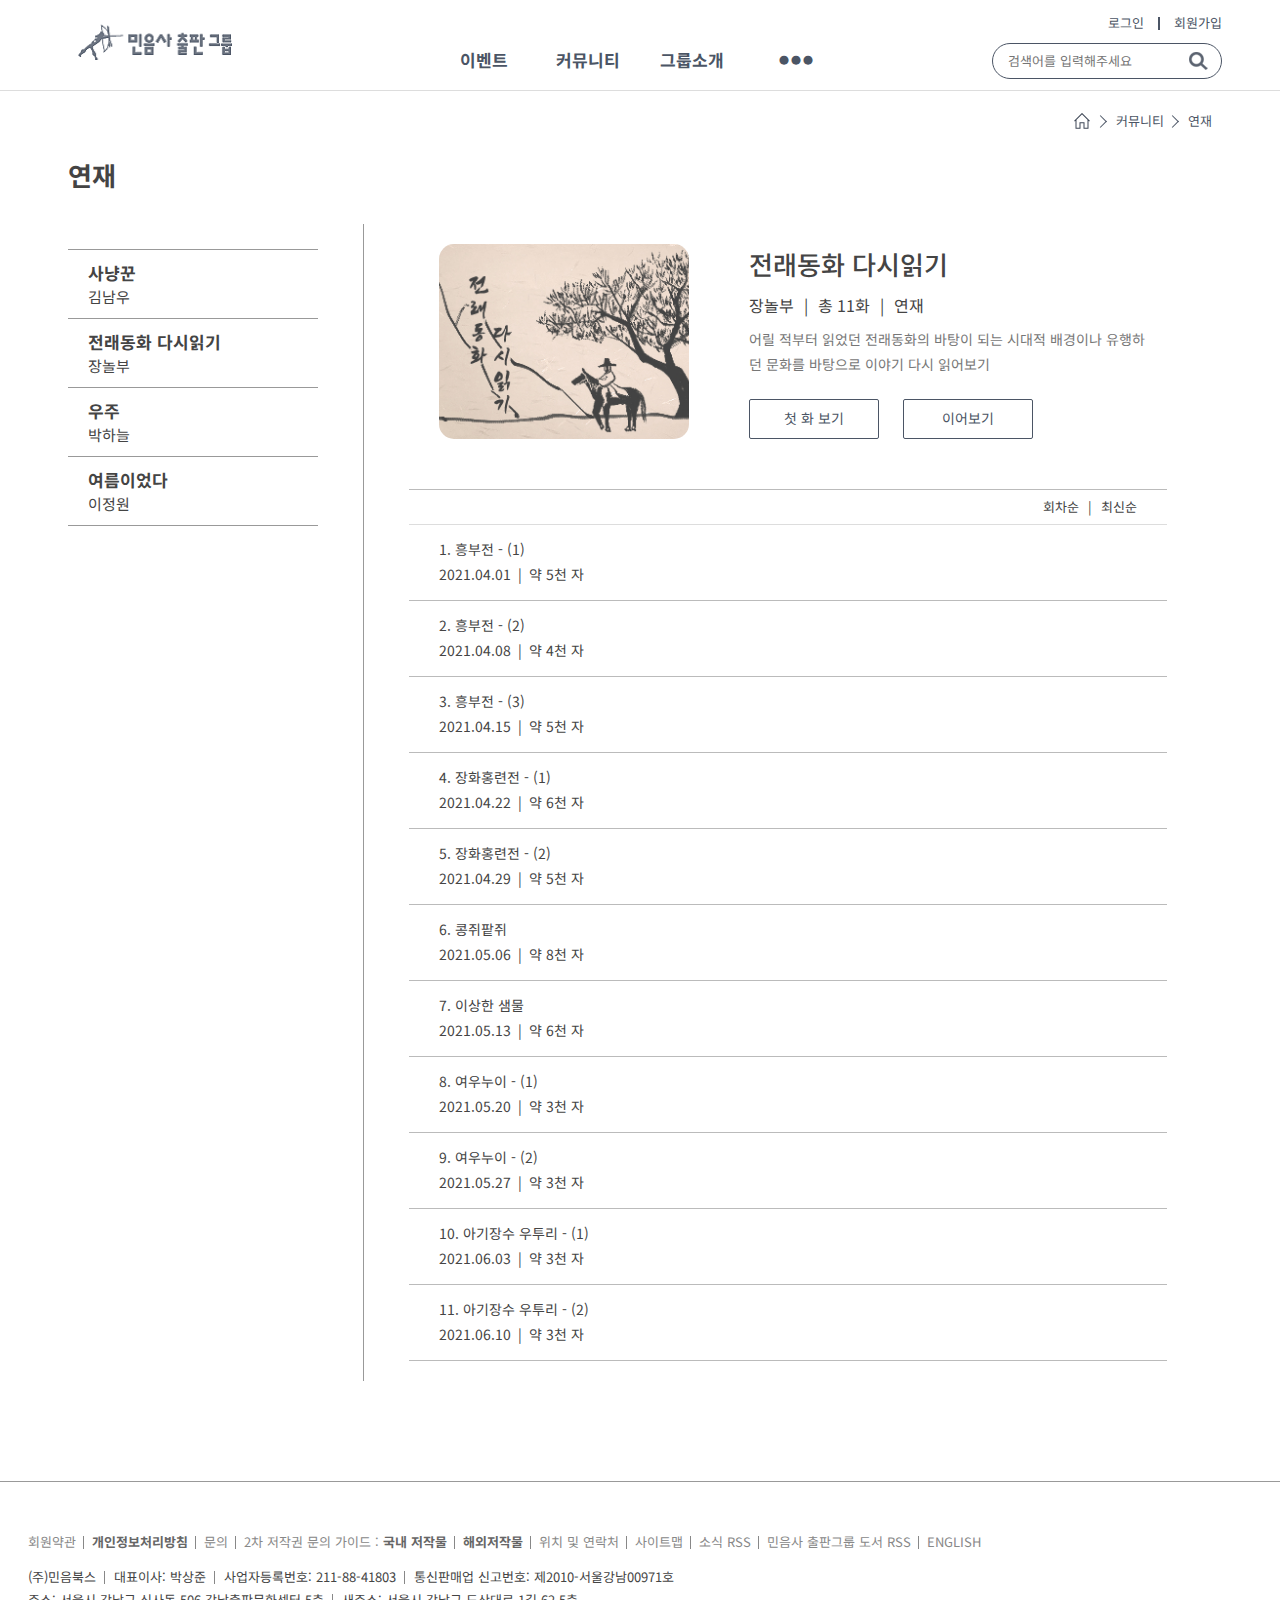
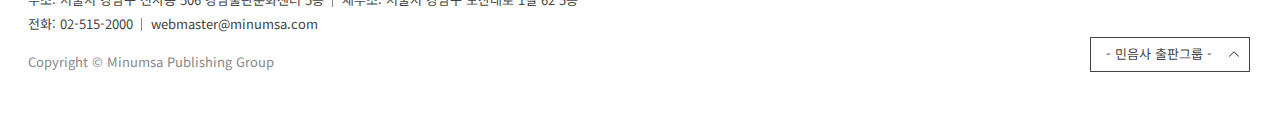
<file: series2.html>
<!DOCTYPE html>
<html lang="ko">
<head>
    <meta charset="UTF-8">
    <meta http-equiv="X-UA-Compatible" content="IE=edge">
    <meta name="viewport" content="width=device-width">
    <meta name="author" content="ljy0123">
    <meta name="description" content="민음사 사이트 개인적으로 수정한 포트폴리오용 사이트입니다.">
    <meta name="keywords" content="웹퍼블리싱, 포트폴리오, 웹퍼블리싱 포트폴리오">

    <title>연재 | 민음사 출판그룹</title>

    <!-- css style -->
    <link rel="stylesheet" href="assets/css/reset.css">
    <link rel="stylesheet" href="assets/css/series-style.css">

    <!-- favicon -->
    <link rel="stylesheet" href="assets/icons/favicon.ico">
    <link rel="apple-touch-icon-precomposed" sizes="72x72" href="assets/icons/favicon_72.png">
    <link rel="apple-touch-icon-precomposed" sizes="96x96" href="assets/icons/favicon_96.png">
    <link rel="apple-touch-icon-precomposed" sizes="144x144" href="assets/icons/favicon_144.png">
    <link rel="apple-touch-icon-precomposed" sizes="192x192" href="assets/icons/favicon_192.png">
    <link rel="icon" type="image/png" sizes="192x192"  href="assets/icons/favicon_192.png">
    <link rel="icon" type="image/png" sizes="32x32" href="assets/icons/favicon_32.png">
    <link rel="icon" type="image/png" sizes="96x96" href="assets/icons/favicon_96.png">
    <link rel="icon" type="image/png" sizes="16x16" href="assets/icons/favicon_16.png">

    <!-- 웹 폰트 -->
    <link href="https://fonts.googleapis.com/css2?family=Noto+Sans+KR:wght@100;300;400;500;700;900&display=swap" rel="stylesheet">

    <!-- HTLM5shiv ie6~8 -->
    <!--[if lt IE 9]> 
      <script src="assets/js/html5shiv.min.js"></script>
      <script type="text/javascript">
         alert("현재 브라우저는 지원하지 않습니다. 크롬 브라우저를 추천합니다.!");
      </script>
   <![endif]-->
</head>
<body>
    <div id="wrap">
        <header id="header">
            <div class="container">
                <div class="row">
                    <div class="header clearfix">
                        <h1 class="logo">
                            <a href="index.html">
                                <img src="assets/img/header-logo.png" alt="민음사 출판그룹 로고 이미지">
                            </a>
                        </h1>
                        <!-- //header_logo -->
                        <nav class="nav">
                            <ul class="clearfix">
                                <li><a href="javascript:;">이벤트</a>
                                    <ul class="submenu"></ul>
                                </li>
                                <li><a href="javascript:;">커뮤니티</a>
                                    <ul class="submenu">
                                        <li><a href="javascript:;">소식&amp;공지</a></li>
                                        <li><a href="javascript:;">행사스케치</a></li>
                                        <li><a href="javascript:;">자료실</a></li>
                                        <li><a href="javascript:;">동영상자료</a></li>
                                        <li><a href="javascript:;">책의 사생활</a></li>
                                        <li><a href="series1.html">연재</a></li>
                                        <li><a href="javascript:;">보도자료</a></li>
                                        <li><a href="javascript:;">원고투고</a></li>
                                        <li><a href="javascript:;">2차 저작권 가이드</a></li>
                                        <li><a href="contact.html">1:1 문의</a></li>
                                    </ul>
                                </li>
                                <li><a href="javascript:;">그룹소개</a>
                                    <ul class="submenu">
                                        <li><a href="javascript:;">브랜드 소개</a></li>
                                        <li><a href="javascript:;">인사말</a></li>
                                        <li><a href="javascript:;">역사</a></li>
                                        <li><a href="javascript:;">채용정보</a></li>
                                        <li><a href="javascript:;">거래처 안내</a></li>
                                        <li><a href="javascript:;">찾아오시는 길</a></li>
                                    </ul>
                                </li>
                                <li><a href="javascript:;">&#9679; &#9679; &#9679;</a>
                                    <ul class="submenu">
                                        <li><a href="javascript:;">출판그룹 도서 DB</a></li>
                                        <li><a href="javascript:;">출판그룹 작가 DB</a></li>
                                        <li><a href="javascript:;">도서목록 다운로드</a></li>
                                    </ul>
                                </li>
                            </ul>
                        </nav>
                        <!-- //nav -->
                        <div class="hd_right">
                            <div class="sign">
                                <a href="login.html" class="login">로그인</a>
                                <a href="javascript:;" class="signin">회원가입</a>
                            </div>
                            <!-- //log_in -->
                            <div class="search_area">
                                <form>
                                    <fieldset>
                                        <legend class="ir_so">검색창</legend>
                                        <label for="search"></label>
                                        <input type="text" id="search" class="search_text" placeholder="검색어를 입력해주세요">
                                        <button id="search_btn" type="submit" class="submit_btn" title="검색"></button>
                                    </fieldset>
                                </form>
                            </div>
                            <!-- //search -->
                        </div>
                        <!-- //hd_right -->
                    </div>
                </div>
            </div>
            <!-- //.header -->
            <div class="nav_bg"></div>
        </header>
        <!-- //#header -->

        <main id="main">
            <section id="loaction">
                <div class="container">
                    <div class="row">
                        <h2 class="ir_so">현재 위치 표시</h2>
                    <ul class="location">
                        <li>
                            <a href="index.html">
                                <img src="assets/img/home_icon.png" alt="홈으로 바로가기">
                            </a>
                        </li>
                        <li><span>커뮤니티</span></li>
                        <li><a href="series1.html">연재</a></li>
                    </ul>
                    <!-- //ul.location -->
                    </div>
                </div>
            </section>
            <!-- //#location -->
            <section id="series">
                <div class="container">
                    <div class="row">
                        <div class="series clearfix">
                            <h2>연재</h2>
                            <div class="series_title">
                                <ul>
                                    <li>
                                        <a href="series1.html" class="series_btn">
                                            <strong>사냥꾼</strong>
                                            <em>김남우</em>
                                        </a>
                                    </li>
                                    <li>
                                        <a href="series2.html" class="series_btn">
                                            <strong>전래동화 다시읽기</strong>
                                            <em>장놀부</em>
                                        </a>
                                    </li>
                                    <li>
                                        <a href="series3.html" class="series_btn">
                                            <strong>우주</strong>
                                            <em>박하늘</em>
                                        </a>
                                    </li>
                                    <li>
                                        <a href="series4.html" class="series_btn">
                                            <strong>여름이었다</strong>
                                            <em>이정원</em>
                                        </a>
                                    </li>
                                </ul>
                            </div>
                            <!-- //series_title -->

                            <div class="series_detail">
                                <div class="series_detail_cont">
                                    <div class="sd_top clearfix">
                                        <div class="series_img">
                                            <img src="assets/img/series02.jpg" alt="전래동화 다시읽기 메인 이미지">
                                        </div>
                                        <div class="series_desc">
                                            <h3 class="title">전래동화 다시읽기</h3>
                                            <p class="info">
                                                <em>장놀부</em><span class="bar">|</span>
                                                <span class="series_episodes"></span><span class="bar">|</span>
                                                <span>연재</span>
                                            </p>
                                            <p class="desc">어릴 적부터 읽었던 전래동화의 바탕이 되는 시대적 배경이나 유행하던 문화를 바탕으로 이야기 다시 읽어보기</p>
                                            <ul class="btns">
                                                <li><a href="javascript:;">첫 화 보기</a></li>
                                                <li><a href="javascript:;">이어보기</a></li>
                                            </ul>
                                        </div>
                                    </div>
                                    <!-- //sd_top -->

                                    <div class="sd_bottom">
                                        <table>
                                            <thead>
                                                <tr>
                                                    <td>
                                                        <a href="javascript:;">회차순</a>
                                                        <span>|</span>
                                                        <a href="javascript:;">최신순</a>
                                                    </td>
                                                </tr>
                                            </thead>
                                            <tbody>
                                                <tr>
                                                    <td>
                                                        <a href="javascript:;">
                                                            <span>1. 흥부전 - (1)</span>
                                                            <span>2021.04.01<i>|</i>약 5천 자</span>
                                                        </a>
                                                    </td>
                                                </tr>
                                                <tr>
                                                    <td>
                                                        <a href="javascript:;">
                                                            <span>2. 흥부전 - (2)</span>
                                                            <span>2021.04.08<i>|</i>약 4천 자</span>
                                                        </a>
                                                    </td>
                                                </tr>
                                                <tr>
                                                    <td>
                                                        <a href="javascript:;">
                                                            <span>3. 흥부전 - (3)</span>
                                                            <span>2021.04.15<i>|</i>약 5천 자</span>
                                                        </a>
                                                    </td>
                                                </tr>
                                                <tr>
                                                    <td>
                                                        <a href="javascript:;">
                                                            <span>4. 장화홍련전 - (1)</span>
                                                            <span>2021.04.22<i>|</i>약 6천 자</span>
                                                        </a>
                                                    </td>
                                                </tr>
                                                <tr>
                                                    <td>
                                                        <a href="javascript:;">
                                                            <span>5. 장화홍련전 - (2)</span>
                                                            <span>2021.04.29<i>|</i>약 5천 자</span>
                                                        </a>
                                                    </td>
                                                </tr>
                                                <tr>
                                                    <td>
                                                        <a href="javascript:;">
                                                            <span>6. 콩쥐팥쥐</span>
                                                            <span>2021.05.06<i>|</i>약 8천 자</span>
                                                        </a>
                                                    </td>
                                                </tr>
                                                <tr>
                                                    <td>
                                                        <a href="javascript:;">
                                                            <span>7. 이상한 샘물</span>
                                                            <span>2021.05.13<i>|</i>약 6천 자</span>
                                                        </a>
                                                    </td>
                                                </tr>
                                                <tr>
                                                    <td>
                                                        <a href="javascript:;">
                                                            <span>8. 여우누이 - (1)</span>
                                                            <span>2021.05.20<i>|</i>약 3천 자</span>
                                                        </a>
                                                    </td>
                                                </tr>
                                                <tr>
                                                    <td>
                                                        <a href="javascript:;">
                                                            <span>9. 여우누이 - (2)</span>
                                                            <span>2021.05.27<i>|</i>약 3천 자</span>
                                                        </a>
                                                    </td>
                                                </tr>
                                                <tr>
                                                    <td>
                                                        <a href="javascript:;">
                                                            <span>10. 아기장수 우투리 - (1)</span>
                                                            <span>2021.06.03<i>|</i>약 3천 자</span>
                                                        </a>
                                                    </td>
                                                </tr>
                                                <tr>
                                                    <td>
                                                        <a href="javascript:;">
                                                            <span>11. 아기장수 우투리 - (2)</span>
                                                            <span>2021.06.10<i>|</i>약 3천 자</span>
                                                        </a>
                                                    </td>
                                                </tr>
                                            </tbody>
                                        </table>
                                    </div>
                                    <!-- //sd_bottom -->
                                </div>
                                <!-- //series_detail_cont -->
                            </div>
                            <!-- //series_detail -->
                        </div>
                        <!-- //.series -->
                    </div>
                </div>
            </section>
            <!-- //#series -->
        </main>
        <!-- //main -->
        
        <footer id="footer">
            <div class="container">
                <div class="row">
                    <div class="footer clearfix">
                        <div class="footer_left">
                            <div class="footer_link">
                                <ul>
                                    <li><a href="javascript:;">회원약관</a></li>
                                    <li><a href="javascript:;"><b>개인정보처리방침</b></a></li>
                                    <li><a href="javascript:;">문의</a></li>
                                    <li>
                                        <a href="javascript:;">
                                            <span>2차 저작권 문의 가이드 :</span>
                                            <b>국내 저작물</b>
                                        </a>
                                    </li>
                                    <li><a href="javascript:;"><b>해외저작물</b></a></li>
                                    <li><a href="javascript:;">위치 및 연락처</a></li>
                                    <li><a href="javascript:;">사이트맵</a></li>
                                    <li><a href="javascript:;">소식 RSS</a></li>
                                    <li><a href="javascript:;">민음사 출판그룹 도서 RSS</a></li>
                                    <li><a href="javascript:;">ENGLISH</a></li>
                                </ul>
                            </div>
                            <!-- //footer_link -->
                            <div class="footer_info">
                                <address>
                                    <span>(주)민음북스</span>
                                    <span>대표이사: 박상준</span>
                                    <span>사업자등록번호: 211-88-41803</span>
                                    <span class="no_bar">통신판매업 신고번호: 제2010-서울강남00971호</span>
                                    <span>주소: 서울시 강남구 신사동 506 강남출판문화센터 5층</span>
                                    <span class="no_bar">새주소: 서울시 강남구 도산대로 1길 62 5층</span>
                                    <span>전화: 02-515-2000</span>
                                    <span class="no_bar">webmaster@minumsa.com</span>
                                </address>
                            </div>
                            <!-- //footer_info -->
                            <div class="footer_copy">
                                <p>Copyright © Minumsa Publishing Group</p>
                            </div>
                        </div>
                        <!-- //footer_left -->
                        <div class="footer_right">
                            <div class="familysite">
                                <label for="family_select" class="ir_so">민음사 출판그룹 패밀리 사이트</label>
                                <select id="family_select" name="family_select">
                                    <option value="#"> - 민음사 출판그룹 -</option>
                                    <option value="#">민음사 출판그룹</option>
                                    <option value="#">민음사</option>
                                    <option value="#">황금가지</option>
                                    <option value="#">사이언스북스</option>
                                    <option value="#">세미콜론</option>
                                    <option value="#">민음인</option>
                                    <option value="#">판미동</option>
                                    <option value="#">반비</option>
                                    <option value="#">펄프</option>
                                    <option value="#">비룡소</option>
                                </select>
                            </div>
                            <!-- //familysite -->
                        </div>
                        <!-- //footer_right -->
                    </div>
                    <!-- //.footer -->
                </div>
            </div>
        </footer>
        <!-- //#footer -->
    </div>
    <!-- //wrap -->

    <!-- javascript -->
    <script src="assets/js/series.js"></script>
</body>
</html>
</file>
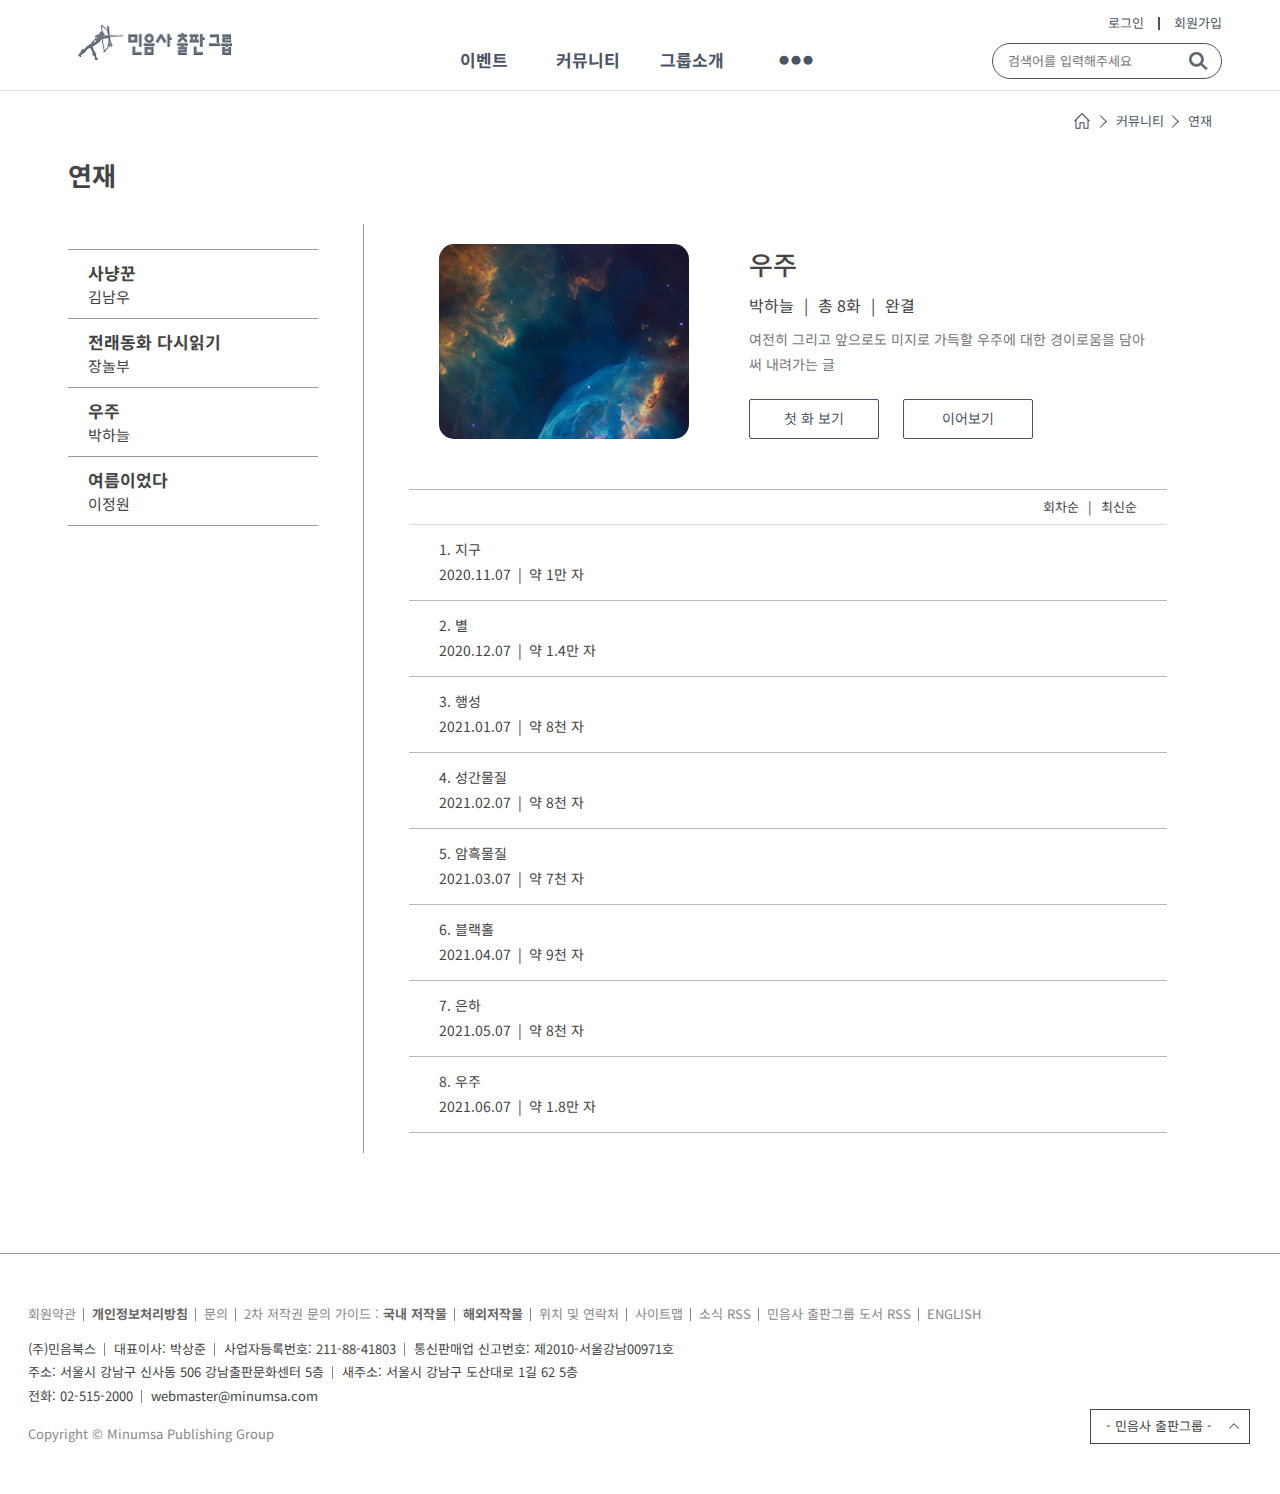
<file: series3.html>
<!DOCTYPE html>
<html lang="ko">
<head>
    <meta charset="UTF-8">
    <meta http-equiv="X-UA-Compatible" content="IE=edge">
    <meta name="viewport" content="width=device-width">
    <meta name="author" content="ljy0123">
    <meta name="description" content="민음사 사이트 개인적으로 수정한 포트폴리오용 사이트입니다.">
    <meta name="keywords" content="웹퍼블리싱, 포트폴리오, 웹퍼블리싱 포트폴리오">

    <title>연재 | 민음사 출판그룹</title>

    <!-- css style -->
    <link rel="stylesheet" href="assets/css/reset.css">
    <link rel="stylesheet" href="assets/css/series-style.css">

    <!-- favicon -->
    <link rel="stylesheet" href="assets/icons/favicon.ico">
    <link rel="apple-touch-icon-precomposed" sizes="72x72" href="assets/icons/favicon_72.png">
    <link rel="apple-touch-icon-precomposed" sizes="96x96" href="assets/icons/favicon_96.png">
    <link rel="apple-touch-icon-precomposed" sizes="144x144" href="assets/icons/favicon_144.png">
    <link rel="apple-touch-icon-precomposed" sizes="192x192" href="assets/icons/favicon_192.png">
    <link rel="icon" type="image/png" sizes="192x192"  href="assets/icons/favicon_192.png">
    <link rel="icon" type="image/png" sizes="32x32" href="assets/icons/favicon_32.png">
    <link rel="icon" type="image/png" sizes="96x96" href="assets/icons/favicon_96.png">
    <link rel="icon" type="image/png" sizes="16x16" href="assets/icons/favicon_16.png">

    <!-- 웹 폰트 -->
    <link href="https://fonts.googleapis.com/css2?family=Noto+Sans+KR:wght@100;300;400;500;700;900&display=swap" rel="stylesheet">

    <!-- HTLM5shiv ie6~8 -->
    <!--[if lt IE 9]> 
      <script src="assets/js/html5shiv.min.js"></script>
      <script type="text/javascript">
         alert("현재 브라우저는 지원하지 않습니다. 크롬 브라우저를 추천합니다.!");
      </script>
   <![endif]-->
</head>
<body>
    <div id="wrap">
        <header id="header">
            <div class="container">
                <div class="row">
                    <div class="header clearfix">
                        <h1 class="logo">
                            <a href="index.html">
                                <img src="assets/img/header-logo.png" alt="민음사 출판그룹 로고 이미지">
                            </a>
                        </h1>
                        <!-- //header_logo -->
                        <nav class="nav">
                            <ul class="clearfix">
                                <li><a href="javascript:;">이벤트</a>
                                    <ul class="submenu"></ul>
                                </li>
                                <li><a href="javascript:;">커뮤니티</a>
                                    <ul class="submenu">
                                        <li><a href="javascript:;">소식&amp;공지</a></li>
                                        <li><a href="javascript:;">행사스케치</a></li>
                                        <li><a href="javascript:;">자료실</a></li>
                                        <li><a href="javascript:;">동영상자료</a></li>
                                        <li><a href="javascript:;">책의 사생활</a></li>
                                        <li><a href="series1.html">연재</a></li>
                                        <li><a href="javascript:;">보도자료</a></li>
                                        <li><a href="javascript:;">원고투고</a></li>
                                        <li><a href="javascript:;">2차 저작권 가이드</a></li>
                                        <li><a href="contact.html">1:1 문의</a></li>
                                    </ul>
                                </li>
                                <li><a href="javascript:;">그룹소개</a>
                                    <ul class="submenu">
                                        <li><a href="javascript:;">브랜드 소개</a></li>
                                        <li><a href="javascript:;">인사말</a></li>
                                        <li><a href="javascript:;">역사</a></li>
                                        <li><a href="javascript:;">채용정보</a></li>
                                        <li><a href="javascript:;">거래처 안내</a></li>
                                        <li><a href="javascript:;">찾아오시는 길</a></li>
                                    </ul>
                                </li>
                                <li><a href="javascript:;">&#9679; &#9679; &#9679;</a>
                                    <ul class="submenu">
                                        <li><a href="javascript:;">출판그룹 도서 DB</a></li>
                                        <li><a href="javascript:;">출판그룹 작가 DB</a></li>
                                        <li><a href="javascript:;">도서목록 다운로드</a></li>
                                    </ul>
                                </li>
                            </ul>
                        </nav>
                        <!-- //nav -->
                        <div class="hd_right">
                            <div class="sign">
                                <a href="login.html" class="login">로그인</a>
                                <a href="javascript:;" class="signin">회원가입</a>
                            </div>
                            <!-- //log_in -->
                            <div class="search_area">
                                <form>
                                    <fieldset>
                                        <legend class="ir_so">검색창</legend>
                                        <label for="search"></label>
                                        <input type="text" id="search" class="search_text" placeholder="검색어를 입력해주세요">
                                        <button id="search_btn" type="submit" class="submit_btn" title="검색"></button>
                                    </fieldset>
                                </form>
                            </div>
                            <!-- //search -->
                        </div>
                        <!-- //hd_right -->
                    </div>
                </div>
            </div>
            <!-- //.header -->
            <div class="nav_bg"></div>
        </header>
        <!-- //#header -->

        <main id="main">
            <section id="loaction">
                <div class="container">
                    <div class="row">
                        <h2 class="ir_so">현재 위치 표시</h2>
                    <ul class="location">
                        <li>
                            <a href="index.html">
                                <img src="assets/img/home_icon.png" alt="홈으로 바로가기">
                            </a>
                        </li>
                        <li><span>커뮤니티</span></li>
                        <li><a href="series1.html">연재</a></li>
                    </ul>
                    <!-- //ul.location -->
                    </div>
                </div>
            </section>
            <!-- //#location -->
            <section id="series">
                <div class="container">
                    <div class="row">
                        <div class="series clearfix">
                            <h2>연재</h2>
                            <div class="series_title">
                                <ul>
                                    <li>
                                        <a href="series1.html" class="series_btn">
                                            <strong>사냥꾼</strong>
                                            <em>김남우</em>
                                        </a>
                                    </li>
                                    <li>
                                        <a href="series2.html" class="series_btn">
                                            <strong>전래동화 다시읽기</strong>
                                            <em>장놀부</em>
                                        </a>
                                    </li>
                                    <li>
                                        <a href="series3.html" class="series_btn">
                                            <strong>우주</strong>
                                            <em>박하늘</em>
                                        </a>
                                    </li>
                                    <li>
                                        <a href="series4.html" class="series_btn">
                                            <strong>여름이었다</strong>
                                            <em>이정원</em>
                                        </a>
                                    </li>
                                </ul>
                            </div>
                            <!-- //series_title -->

                            <div class="series_detail">
                                <div class="series_detail_cont">
                                    <div class="sd_top clearfix">
                                        <div class="series_img">
                                            <img src="assets/img/series03.jpg" alt="우주 메인 이미지">
                                        </div>
                                        <div class="series_desc">
                                            <h3 class="title">우주</h3>
                                            <p class="info">
                                                <em>박하늘</em><span class="bar">|</span>
                                                <span class="series_episodes"></span><span class="bar">|</span>
                                                <span>완결</span>
                                            </p>
                                            <p class="desc">여전히 그리고 앞으로도 미지로 가득할 우주에 대한 경이로움을 담아 써 내려가는 글</p>
                                            <ul class="btns">
                                                <li><a href="javascript:;">첫 화 보기</a></li>
                                                <li><a href="javascript:;">이어보기</a></li>
                                            </ul>
                                        </div>
                                    </div>
                                    <!-- //sd_top -->

                                    <div class="sd_bottom">
                                        <table>
                                            <thead>
                                                <tr>
                                                    <td>
                                                        <a href="javascript:;">회차순</a>
                                                        <span>|</span>
                                                        <a href="javascript:;">최신순</a>
                                                    </td>
                                                </tr>
                                            </thead>
                                            <tbody>
                                                <tr>
                                                    <td>
                                                        <a href="javascript:;">
                                                            <span>1. 지구</span>
                                                            <span>2020.11.07<i>|</i>약 1만 자</span>
                                                        </a>
                                                    </td>
                                                </tr>
                                                <tr>
                                                    <td>
                                                        <a href="javascript:;">
                                                            <span>2. 별</span>
                                                            <span>2020.12.07<i>|</i>약 1.4만 자</span>
                                                        </a>
                                                    </td>
                                                </tr>
                                                <tr>
                                                    <td>
                                                        <a href="javascript:;">
                                                            <span>3. 행성</span>
                                                            <span>2021.01.07<i>|</i>약 8천 자</span>
                                                        </a>
                                                    </td>
                                                </tr>
                                                <tr>
                                                    <td>
                                                        <a href="javascript:;">
                                                            <span>4. 성간물질</span>
                                                            <span>2021.02.07<i>|</i>약 8천 자</span>
                                                        </a>
                                                    </td>
                                                </tr>
                                                <tr>
                                                    <td>
                                                        <a href="javascript:;">
                                                            <span>5. 암흑물질</span>
                                                            <span>2021.03.07<i>|</i>약 7천 자</span>
                                                        </a>
                                                    </td>
                                                </tr>
                                                <tr>
                                                    <td>
                                                        <a href="javascript:;">
                                                            <span>6. 블랙홀</span>
                                                            <span>2021.04.07<i>|</i>약 9천 자</span>
                                                        </a>
                                                    </td>
                                                </tr>
                                                <tr>
                                                    <td>
                                                        <a href="javascript:;">
                                                            <span>7. 은하</span>
                                                            <span>2021.05.07<i>|</i>약 8천 자</span>
                                                        </a>
                                                    </td>
                                                </tr>
                                                <tr>
                                                    <td>
                                                        <a href="javascript:;">
                                                            <span>8. 우주</span>
                                                            <span>2021.06.07<i>|</i>약 1.8만 자</span>
                                                        </a>
                                                    </td>
                                                </tr>
                                            </tbody>
                                        </table>
                                    </div>
                                    <!-- //sd_bottom -->
                                </div>
                                <!-- //series_detail_cont -->
                            </div>
                            <!-- //series_detail -->
                        </div>
                        <!-- //.series -->
                    </div>
                </div>
            </section>
            <!-- //#series -->
        </main>
        <!-- //main -->
        
        <footer id="footer">
            <div class="container">
                <div class="row">
                    <div class="footer clearfix">
                        <div class="footer_left">
                            <div class="footer_link">
                                <ul>
                                    <li><a href="javascript:;">회원약관</a></li>
                                    <li><a href="javascript:;"><b>개인정보처리방침</b></a></li>
                                    <li><a href="javascript:;">문의</a></li>
                                    <li>
                                        <a href="javascript:;">
                                            <span>2차 저작권 문의 가이드 :</span>
                                            <b>국내 저작물</b>
                                        </a>
                                    </li>
                                    <li><a href="javascript:;"><b>해외저작물</b></a></li>
                                    <li><a href="javascript:;">위치 및 연락처</a></li>
                                    <li><a href="javascript:;">사이트맵</a></li>
                                    <li><a href="javascript:;">소식 RSS</a></li>
                                    <li><a href="javascript:;">민음사 출판그룹 도서 RSS</a></li>
                                    <li><a href="javascript:;">ENGLISH</a></li>
                                </ul>
                            </div>
                            <!-- //footer_link -->
                            <div class="footer_info">
                                <address>
                                    <span>(주)민음북스</span>
                                    <span>대표이사: 박상준</span>
                                    <span>사업자등록번호: 211-88-41803</span>
                                    <span class="no_bar">통신판매업 신고번호: 제2010-서울강남00971호</span>
                                    <span>주소: 서울시 강남구 신사동 506 강남출판문화센터 5층</span>
                                    <span class="no_bar">새주소: 서울시 강남구 도산대로 1길 62 5층</span>
                                    <span>전화: 02-515-2000</span>
                                    <span class="no_bar">webmaster@minumsa.com</span>
                                </address>
                            </div>
                            <!-- //footer_info -->
                            <div class="footer_copy">
                                <p>Copyright © Minumsa Publishing Group</p>
                            </div>
                        </div>
                        <!-- //footer_left -->
                        <div class="footer_right">
                            <div class="familysite">
                                <label for="family_select" class="ir_so">민음사 출판그룹 패밀리 사이트</label>
                                <select id="family_select" name="family_select">
                                    <option value="#"> - 민음사 출판그룹 -</option>
                                    <option value="#">민음사 출판그룹</option>
                                    <option value="#">민음사</option>
                                    <option value="#">황금가지</option>
                                    <option value="#">사이언스북스</option>
                                    <option value="#">세미콜론</option>
                                    <option value="#">민음인</option>
                                    <option value="#">판미동</option>
                                    <option value="#">반비</option>
                                    <option value="#">펄프</option>
                                    <option value="#">비룡소</option>
                                </select>
                            </div>
                            <!-- //familysite -->
                        </div>
                        <!-- //footer_right -->
                    </div>
                    <!-- //.footer -->
                </div>
            </div>
        </footer>
        <!-- //#footer -->
    </div>
    <!-- //wrap -->

    <!-- javascript -->
    <script src="assets/js/series.js"></script>
</body>
</html>
</file>
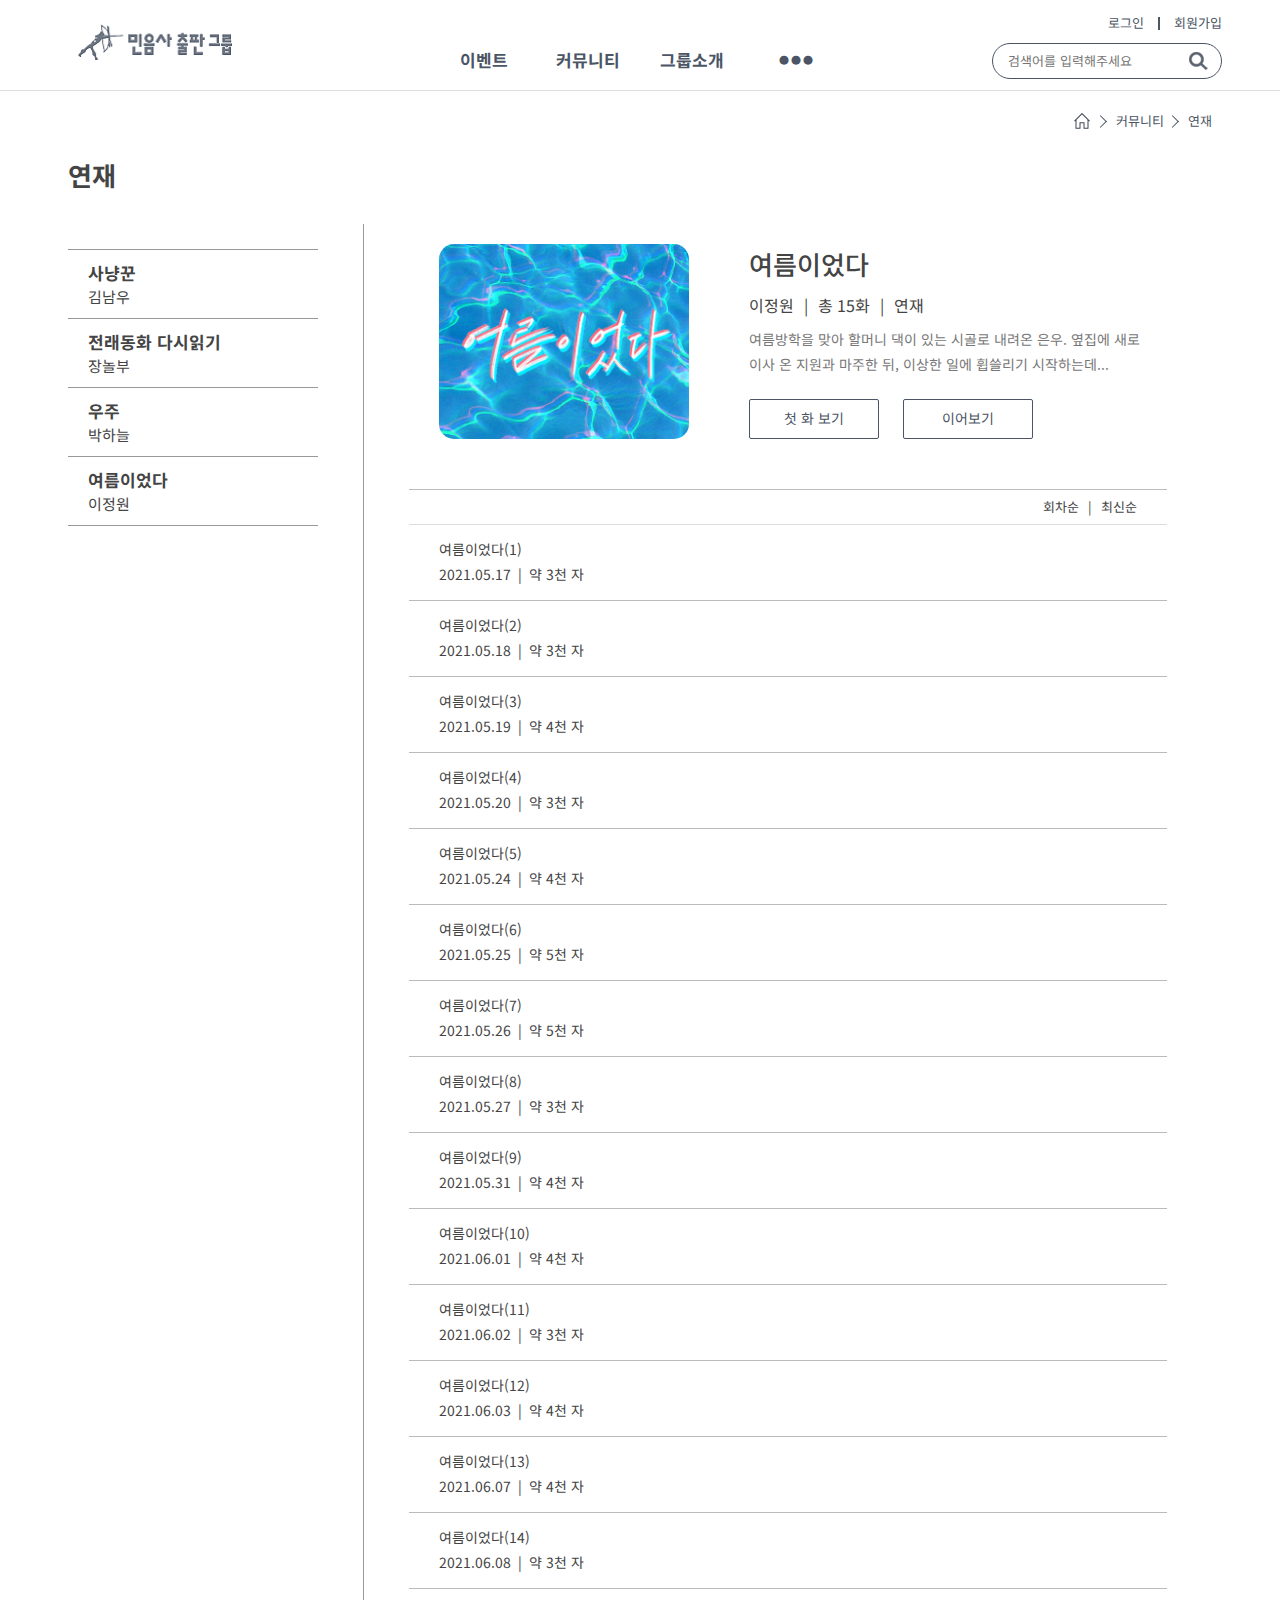
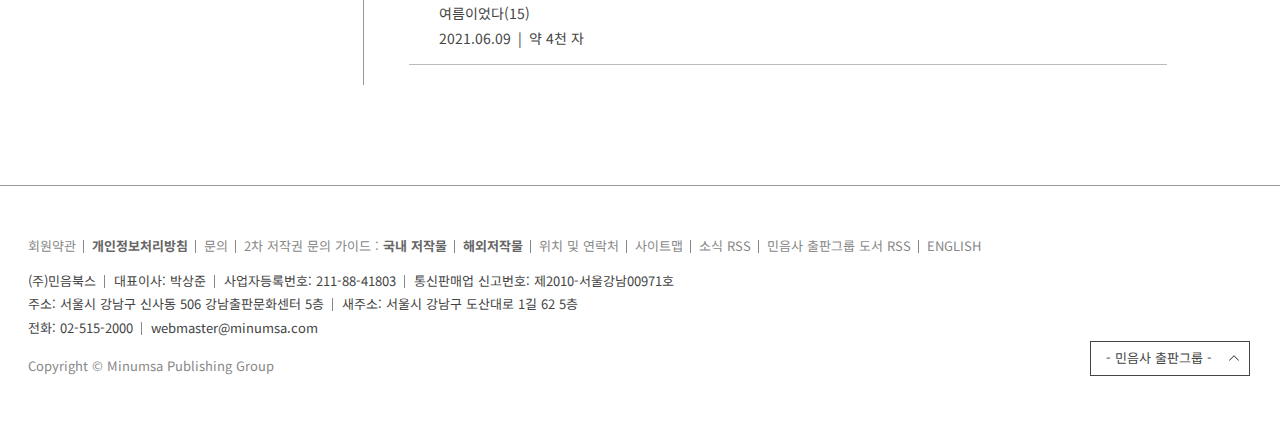
<file: series4.html>
<!DOCTYPE html>
<html lang="ko">
<head>
    <meta charset="UTF-8">
    <meta http-equiv="X-UA-Compatible" content="IE=edge">
    <meta name="viewport" content="width=device-width">
    <meta name="author" content="ljy0123">
    <meta name="description" content="민음사 사이트 개인적으로 수정한 포트폴리오용 사이트입니다.">
    <meta name="keywords" content="웹퍼블리싱, 포트폴리오, 웹퍼블리싱 포트폴리오">

    <title>연재 | 민음사 출판그룹</title>

    <!-- css style -->
    <link rel="stylesheet" href="assets/css/reset.css">
    <link rel="stylesheet" href="assets/css/series-style.css">

    <!-- favicon -->
    <link rel="stylesheet" href="assets/icons/favicon.ico">
    <link rel="apple-touch-icon-precomposed" sizes="72x72" href="assets/icons/favicon_72.png">
    <link rel="apple-touch-icon-precomposed" sizes="96x96" href="assets/icons/favicon_96.png">
    <link rel="apple-touch-icon-precomposed" sizes="144x144" href="assets/icons/favicon_144.png">
    <link rel="apple-touch-icon-precomposed" sizes="192x192" href="assets/icons/favicon_192.png">
    <link rel="icon" type="image/png" sizes="192x192"  href="assets/icons/favicon_192.png">
    <link rel="icon" type="image/png" sizes="32x32" href="assets/icons/favicon_32.png">
    <link rel="icon" type="image/png" sizes="96x96" href="assets/icons/favicon_96.png">
    <link rel="icon" type="image/png" sizes="16x16" href="assets/icons/favicon_16.png">

    <!-- 웹 폰트 -->
    <link href="https://fonts.googleapis.com/css2?family=Noto+Sans+KR:wght@100;300;400;500;700;900&display=swap" rel="stylesheet">

    <!-- HTLM5shiv ie6~8 -->
    <!--[if lt IE 9]> 
      <script src="assets/js/html5shiv.min.js"></script>
      <script type="text/javascript">
         alert("현재 브라우저는 지원하지 않습니다. 크롬 브라우저를 추천합니다.!");
      </script>
   <![endif]-->
</head>
<body>
    <div id="wrap">
        <header id="header">
            <div class="container">
                <div class="row">
                    <div class="header clearfix">
                        <h1 class="logo">
                            <a href="index.html">
                                <img src="assets/img/header-logo.png" alt="민음사 출판그룹 로고 이미지">
                            </a>
                        </h1>
                        <!-- //header_logo -->
                        <nav class="nav">
                            <ul class="clearfix">
                                <li><a href="javascript:;">이벤트</a>
                                    <ul class="submenu"></ul>
                                </li>
                                <li><a href="javascript:;">커뮤니티</a>
                                    <ul class="submenu">
                                        <li><a href="javascript:;">소식&amp;공지</a></li>
                                        <li><a href="javascript:;">행사스케치</a></li>
                                        <li><a href="javascript:;">자료실</a></li>
                                        <li><a href="javascript:;">동영상자료</a></li>
                                        <li><a href="javascript:;">책의 사생활</a></li>
                                        <li><a href="series1.html">연재</a></li>
                                        <li><a href="javascript:;">보도자료</a></li>
                                        <li><a href="javascript:;">원고투고</a></li>
                                        <li><a href="javascript:;">2차 저작권 가이드</a></li>
                                        <li><a href="contact.html">1:1 문의</a></li>
                                    </ul>
                                </li>
                                <li><a href="javascript:;">그룹소개</a>
                                    <ul class="submenu">
                                        <li><a href="javascript:;">브랜드 소개</a></li>
                                        <li><a href="javascript:;">인사말</a></li>
                                        <li><a href="javascript:;">역사</a></li>
                                        <li><a href="javascript:;">채용정보</a></li>
                                        <li><a href="javascript:;">거래처 안내</a></li>
                                        <li><a href="javascript:;">찾아오시는 길</a></li>
                                    </ul>
                                </li>
                                <li><a href="javascript:;">&#9679; &#9679; &#9679;</a>
                                    <ul class="submenu">
                                        <li><a href="javascript:;">출판그룹 도서 DB</a></li>
                                        <li><a href="javascript:;">출판그룹 작가 DB</a></li>
                                        <li><a href="javascript:;">도서목록 다운로드</a></li>
                                    </ul>
                                </li>
                            </ul>
                        </nav>
                        <!-- //nav -->
                        <div class="hd_right">
                            <div class="sign">
                                <a href="login.html" class="login">로그인</a>
                                <a href="javascript:;" class="signin">회원가입</a>
                            </div>
                            <!-- //log_in -->
                            <div class="search_area">
                                <form>
                                    <fieldset>
                                        <legend class="ir_so">검색창</legend>
                                        <label for="search"></label>
                                        <input type="text" id="search" class="search_text" placeholder="검색어를 입력해주세요">
                                        <button id="search_btn" type="submit" class="submit_btn" title="검색"></button>
                                    </fieldset>
                                </form>
                            </div>
                            <!-- //search -->
                        </div>
                        <!-- //hd_right -->
                    </div>
                </div>
            </div>
            <!-- //.header -->
            <div class="nav_bg"></div>
        </header>
        <!-- //#header -->

        <main id="main">
            <section id="loaction">
                <div class="container">
                    <div class="row">
                        <h2 class="ir_so">현재 위치 표시</h2>
                    <ul class="location">
                        <li>
                            <a href="index.html">
                                <img src="assets/img/home_icon.png" alt="홈으로 바로가기">
                            </a>
                        </li>
                        <li><span>커뮤니티</span></li>
                        <li><a href="series1.html">연재</a></li>
                    </ul>
                    <!-- //ul.location -->
                    </div>
                </div>
            </section>
            <!-- //#location -->
            <section id="series">
                <div class="container">
                    <div class="row">
                        <div class="series clearfix">
                            <h2>연재</h2>
                            <div class="series_title">
                                <ul>
                                    <li>
                                        <a href="series1.html" class="series_btn">
                                            <strong>사냥꾼</strong>
                                            <em>김남우</em>
                                        </a>
                                    </li>
                                    <li>
                                        <a href="series2.html" class="series_btn">
                                            <strong>전래동화 다시읽기</strong>
                                            <em>장놀부</em>
                                        </a>
                                    </li>
                                    <li>
                                        <a href="series3.html" class="series_btn">
                                            <strong>우주</strong>
                                            <em>박하늘</em>
                                        </a>
                                    </li>
                                    <li>
                                        <a href="series4.html" class="series_btn">
                                            <strong>여름이었다</strong>
                                            <em>이정원</em>
                                        </a>
                                    </li>
                                </ul>
                            </div>
                            <!-- //series_title -->
    
                            <div class="series_detail">
                                <div class="series_detail_cont">
                                    <div class="sd_top clearfix">
                                        <div class="series_img">
                                            <img src="assets/img/series04.jpg" alt="여름이었다 메인 이미지">
                                        </div>
                                        <div class="series_desc">
                                            <h3 class="title">여름이었다</h3>
                                            <p class="info">
                                                <em>이정원</em><span class="bar">|</span>
                                                <span class="series_episodes"></span><span class="bar">|</span>
                                                <span>연재</span>
                                            </p>
                                            <p class="desc">여름방학을 맞아 할머니 댁이 있는 시골로 내려온 은우. 옆집에 새로 이사 온 지원과 마주한 뒤, 이상한 일에 휩쓸리기 시작하는데...</p>
                                            <ul class="btns">
                                                <li><a href="javascript:;">첫 화 보기</a></li>
                                                <li><a href="javascript:;">이어보기</a></li>
                                            </ul>
                                        </div>
                                    </div>
                                    <!-- //sd_top -->
    
                                    <div class="sd_bottom">
                                        <table>
                                            <thead>
                                                <tr>
                                                    <td>
                                                        <a href="javascript:;">회차순</a>
                                                        <span>|</span>
                                                        <a href="javascript:;">최신순</a>
                                                    </td>
                                                </tr>
                                            </thead>
                                            <tbody>
                                                <tr>
                                                    <td>
                                                        <a href="javascript:;">
                                                            <span>여름이었다(1)</span>
                                                            <span>2021.05.17<i>|</i>약 3천 자</span>
                                                        </a>
                                                    </td>
                                                </tr>
                                                <tr>
                                                    <td>
                                                        <a href="javascript:;">
                                                            <span>여름이었다(2)</span>
                                                            <span>2021.05.18<i>|</i>약 3천 자</span>
                                                        </a>
                                                    </td>
                                                </tr>
                                                <tr>
                                                    <td>
                                                        <a href="javascript:;">
                                                            <span>여름이었다(3)</span>
                                                            <span>2021.05.19<i>|</i>약 4천 자</span>
                                                        </a>
                                                    </td>
                                                </tr>
                                                <tr>
                                                    <td>
                                                        <a href="javascript:;">
                                                            <span>여름이었다(4)</span>
                                                            <span>2021.05.20<i>|</i>약 3천 자</span>
                                                        </a>
                                                    </td>
                                                </tr>
                                                <tr>
                                                    <td>
                                                        <a href="javascript:;">
                                                            <span>여름이었다(5)</span>
                                                            <span>2021.05.24<i>|</i>약 4천 자</span>
                                                        </a>
                                                    </td>
                                                </tr>
                                                <tr>
                                                    <td>
                                                        <a href="javascript:;">
                                                            <span>여름이었다(6)</span>
                                                            <span>2021.05.25<i>|</i>약 5천 자</span>
                                                        </a>
                                                    </td>
                                                </tr>
                                                <tr>
                                                    <td>
                                                        <a href="javascript:;">
                                                            <span>여름이었다(7)</span>
                                                            <span>2021.05.26<i>|</i>약 5천 자</span>
                                                        </a>
                                                    </td>
                                                </tr>
                                                <tr>
                                                    <td>
                                                        <a href="javascript:;">
                                                            <span>여름이었다(8)</span>
                                                            <span>2021.05.27<i>|</i>약 3천 자</span>
                                                        </a>
                                                    </td>
                                                </tr>
                                                <tr>
                                                    <td>
                                                        <a href="javascript:;">
                                                            <span>여름이었다(9)</span>
                                                            <span>2021.05.31<i>|</i>약 4천 자</span>
                                                        </a>
                                                    </td>
                                                </tr>
                                                <tr>
                                                    <td>
                                                        <a href="javascript:;">
                                                            <span>여름이었다(10)</span>
                                                            <span>2021.06.01<i>|</i>약 4천 자</span>
                                                        </a>
                                                    </td>
                                                </tr>
                                                <tr>
                                                    <td>
                                                        <a href="javascript:;">
                                                            <span>여름이었다(11)</span>
                                                            <span>2021.06.02<i>|</i>약 3천 자</span>
                                                        </a>
                                                    </td>
                                                </tr>
                                                <tr>
                                                    <td>
                                                        <a href="javascript:;">
                                                            <span>여름이었다(12)</span>
                                                            <span>2021.06.03<i>|</i>약 4천 자</span>
                                                        </a>
                                                    </td>
                                                </tr>
                                                <tr>
                                                    <td>
                                                        <a href="javascript:;">
                                                            <span>여름이었다(13)</span>
                                                            <span>2021.06.07<i>|</i>약 4천 자</span>
                                                        </a>
                                                    </td>
                                                </tr>
                                                <tr>
                                                    <td>
                                                        <a href="javascript:;">
                                                            <span>여름이었다(14)</span>
                                                            <span>2021.06.08<i>|</i>약 3천 자</span>
                                                        </a>
                                                    </td>
                                                </tr>
                                                <tr>
                                                    <td>
                                                        <a href="javascript:;">
                                                            <span>여름이었다(15)</span>
                                                            <span>2021.06.09<i>|</i>약 4천 자</span>
                                                        </a>
                                                    </td>
                                                </tr>
                                            </tbody>
                                        </table>
                                    </div>
                                    <!-- //sd_bottom -->
                                </div>
                                <!-- //series_detail_cont -->
                            </div>
                            <!-- //series_detail -->
                        </div>
                        <!-- //.series-->
                    </div>
                </div>
            </section>
            <!-- //#series -->
        </main>
        <!-- //main -->
        
        <footer id="footer">
            <div class="container">
                <div class="row">
                    <div class="footer clearfix">
                        <div class="footer_left">
                            <div class="footer_link">
                                <ul>
                                    <li><a href="javascript:;">회원약관</a></li>
                                    <li><a href="javascript:;"><b>개인정보처리방침</b></a></li>
                                    <li><a href="javascript:;">문의</a></li>
                                    <li>
                                        <a href="javascript:;">
                                            <span>2차 저작권 문의 가이드 :</span>
                                            <b>국내 저작물</b>
                                        </a>
                                    </li>
                                    <li><a href="javascript:;"><b>해외저작물</b></a></li>
                                    <li><a href="javascript:;">위치 및 연락처</a></li>
                                    <li><a href="javascript:;">사이트맵</a></li>
                                    <li><a href="javascript:;">소식 RSS</a></li>
                                    <li><a href="javascript:;">민음사 출판그룹 도서 RSS</a></li>
                                    <li><a href="javascript:;">ENGLISH</a></li>
                                </ul>
                            </div>
                            <!-- //footer_link -->
                            <div class="footer_info">
                                <address>
                                    <span>(주)민음북스</span>
                                    <span>대표이사: 박상준</span>
                                    <span>사업자등록번호: 211-88-41803</span>
                                    <span class="no_bar">통신판매업 신고번호: 제2010-서울강남00971호</span>
                                    <span>주소: 서울시 강남구 신사동 506 강남출판문화센터 5층</span>
                                    <span class="no_bar">새주소: 서울시 강남구 도산대로 1길 62 5층</span>
                                    <span>전화: 02-515-2000</span>
                                    <span class="no_bar">webmaster@minumsa.com</span>
                                </address>
                            </div>
                            <!-- //footer_info -->
                            <div class="footer_copy">
                                <p>Copyright © Minumsa Publishing Group</p>
                            </div>
                        </div>
                        <!-- //footer_left -->
                        <div class="footer_right">
                            <div class="familysite">
                                <label for="family_select" class="ir_so">민음사 출판그룹 패밀리 사이트</label>
                                <select id="family_select" name="family_select">
                                    <option value="#"> - 민음사 출판그룹 -</option>
                                    <option value="#">민음사 출판그룹</option>
                                    <option value="#">민음사</option>
                                    <option value="#">황금가지</option>
                                    <option value="#">사이언스북스</option>
                                    <option value="#">세미콜론</option>
                                    <option value="#">민음인</option>
                                    <option value="#">판미동</option>
                                    <option value="#">반비</option>
                                    <option value="#">펄프</option>
                                    <option value="#">비룡소</option>
                                </select>
                            </div>
                            <!-- //familysite -->
                        </div>
                        <!-- //footer_right -->
                    </div>
                    <!-- //.footer -->
                </div>
            </div>
        </footer>
        <!-- //#footer -->
    </div>
    <!-- //wrap -->

    <!-- javascript -->
    <script src="assets/js/series.js"></script>
</body>
</html>
</file>
<file: assets/css/style.css>
@charset "utf-8";

/* skip */
#skip {}
#skip a {
    position: absolute;
    left: 0; top: -42px;
    z-index: 1;
    padding: 10px 20px;
    text-align: center;
    color: #4b5565;
    background: #fff;
    border: 1px solid #4b5565;
    box-sizing: border-box;
}
#skip a:active, #skip a:focus {top: 0;}

/* layout */
#wrap {
    background: #fff;
    overflow: hidden;
    min-width: 1280px;
}
#header {
    height: 90px;
    background-color: #fff;
}
#main {}
#banner {height: 500px;}
#sitelist {}
#series {}
#events {}
#contents {}
#footer {border-top: 1px solid #999;}

/* container */
.container {
    position: relative;
    width: 1280px; height: inherit;
    margin: 0 auto;
}

/* row */
.row {padding: 0 28px;}

/* header */
.header {height: 90px;}
.header .logo {
    float: left;
    width: 155px; height: 60px; 
    padding: 24px 0 0 50px;
    box-sizing: border-box;
}
.header .logo img {width: 155px;}

.header .nav {
    width: 416px; height: 60px;
    margin: 0 auto;
    padding-top: 30px;
}
.header .nav > ul > li {
    float: left;
    width: 25%;
    text-align: center;
}
.header .nav > ul > li > a {
    display: block;
    position: relative;
    height: 60px;
    line-height: 60px;
    font-size: 17px;
    font-weight: 700;
    color: #4b5565;
}
.header .nav > ul > li > a::after {
    content: '';
	position: absolute; 
    left: 50%; bottom: 0;
    z-index: 20;
	width: 0; height: 2px; 
    background: #778fb5;
	transition: all .3s ease-in-out;
}
.header .nav > ul > li:hover > a {color: #778fb5;}
.header .nav > ul > li:hover > a::after {
    left: 0;
    width: 100%;
}
.header .nav > ul > li:nth-child(4) > a {font-size: 10px;}

.submenu {
    display: none;
    position: absolute;
    left: 0; top: 90px;
    z-index: 10;
    width: 100%; height: 60px; 
    line-height: 60px; 
    text-align: center;
}
.submenu > div:first-child {height: 0;}
.submenu li {
    display: inline-block;
    padding: 0 16px;
}
.submenu li a {
    display: block;
    position: relative;
    font-size: 16px;
    font-weight: 500;
    color: #4b5565;
}
.submenu li a::after {
    content: '';
	position: absolute;
    left: 50%; bottom: 0;
	width: 0; height: 2px;
    background: #778fb5;
	transition: all .3s ease-in-out;
}
.submenu li:hover a{color: #778fb5;}
.submenu li:hover a::after {
    left: 0;
    width: 100%;
}
.header .nav > ul > li:hover .submenu {display: block;}

.header .hd_right {
    position: absolute; 
    right: 58px; top: 13px;
}
.header .hd_right .sign {
    padding-bottom: 10px;
    text-align: right;
}
.header .hd_right .sign a {
    color: #4b5565;
    font-weight: 400;
}
.header .hd_right .sign a.login {
    position: relative; 
    margin-right: 26px;
}
.header .hd_right .sign a.signin::before {
    content: ''; 
    position: absolute; 
    right: 62px; top: 4px; 
    width: 2px; height: 13px; 
    background-color: #4b5565;
    cursor: auto;
}

.header .hd_right .search_area form fieldset {
    position: relative;
    height: 36px;
}
.header .hd_right .search_area form fieldset input.search_text {
    width: 230px; height: 36px;
    padding: 0 41px 1px 15px;
    border: 1px solid #4b5565;
    border-radius: 20px;
    box-sizing: border-box;
    outline: 0;
}
.header .hd_right .search_area form fieldset button.submit_btn {
    position: absolute;
    top: 0; right: 6px;
    width: 36px; height: 36px;
    background: url(../img/search_img.png) no-repeat;
}
.nav_bg {
    display: none;
    position: absolute;
    left: 0; top: 90px;
    z-index: 9;
    width: 100%; height: 60px;
    min-width: 1280px;
    background: rgba(255,255,255,0.9);
}

/* slider */
.slider {
    position: relative;
    width: 100%; height: 500px;
    overflow: hidden;
}
.slider .slider_container{
    position: absolute; 
    left: 0;
    width: 100%; height: 500px;
    
}
.slider .slider_container.animated{
    -webkit-transition: left .3s ease-in;
    -moz-transition: left .3s ease-in;
    transition: left .3s ease-in;
}
.slider .slider_container .slide {
    position: absolute;
    top: 50%;
    transform: translateY(-50%);
    width: 100%; height: 500px;
    overflow: hidden;

}
.slider .slider_container .ss1 {
    background: url(../img/banner_1280_img1.jpg) no-repeat center center;
    background-color: #b8ccff;
}
.slider .slider_container .ss2 {
    background: url(../img/banner_1280_img2.jpg) no-repeat center center;
    background-color: #b2bcb4;
}
.slider .slider_container .ss3 {
    background: url(../img/banner_1280_img3.jpg) no-repeat center center;
    background-color: #ccc5ff;
}
.slider .slider_container .ss4 {
    background: url(../img/banner_1280_img4.jpg) no-repeat center center; 
    background-color: #c8aa8c;
}
.slider .slider_container .ss5 {
    background: url(../img/banner_1280_img5.jpg) no-repeat center center; 
    background-color: #fff5ad;
}
.slider .slider_container .ss6 {
    background: url(../img/banner_1280_img6.jpg) no-repeat center center; 
    background-color: #efefef;
}

/* slider - btn */
.slider button {
    display: inline-block;
    position: absolute;
    top: 50%; left: 50%;
    transform: translate(-50%, -50%);
    z-index: 999999;
    width: 30px; height: 45px;
}
.slider .slider_prev_btn {
    background: url(../img/prev_btn.svg) no-repeat center center;
    margin-left: -580px;
}
.slider .slider_prev_btn:hover {
    background: url(../img/prev_btn_hover.svg) no-repeat center center;
}
.slider .slider_next_btn {
    background: url(../img/next_btn.svg) no-repeat center center;
    margin-left: 580px;
}
.slider .slider_next_btn:hover {
    background: url(../img/next_btn_hover.svg) no-repeat center center;
}
.slider .slider_prev_btn.disabled, .slider .slider_next_btn.disabled {display: none;}

/* slider - pager */
.pager {
    position: absolute;
    left: 0; right: 0; bottom: 20px;
    text-align: center;
}

.pager span {
    display: inline-block;
    width: 10px; height: 10px;
    margin: 0 5px;
    border-radius: 50%;
    line-height: 0;
    text-indent: -9999px;
    cursor: pointer;
    background: #fff;
}

.pager span.active {background: #4b5565;}

/* sitelist */
.sitelist {padding: 70px 0 50px;}
.sitelist h2 {
    margin-bottom: 40px;
    text-align: center;
    font-size: 28px;
    font-weight: 700;
}

.sitelist ul li {
    float: left;
    margin-right: 23px;
}
.sitelist ul li:last-child {margin-right: 0;}
.sitelist ul li a span.img {
    width: 115px; height: 115px; 
    background: url(../img/brand_img.png) no-repeat;
}
.sitelist ul li a span.img:hover {
    box-shadow: 3px 3px 5px rgba(0,0,0,0.3); 
    transition: box-shadow ease 0.5s;
}
.sitelist ul li a span.mus:hover {background-position: -116px 0;}

.sitelist ul li a span.gb {background-position: 0 -116px;}
.sitelist ul li a span.gb:hover {background-position: -116px -116px;}

.sitelist ul li a span.sb {background-position: 0 -232px;}
.sitelist ul li a span.sb:hover {background-position: -116px -232px;}

.sitelist ul li a span.smc {background-position: 0 -348px;}
.sitelist ul li a span.smc:hover {background-position: -116px -348px;}

.sitelist ul li a span.mui {background-position: 0 -464px;}
.sitelist ul li a span.mui:hover {background-position: -116px -464px;}

.sitelist ul li a span.pmd {background-position: 0 -580px;}
.sitelist ul li a span.pmd:hover {background-position: -116px -580px;}

.sitelist ul li a span.bb {background-position: 0 -696px;}
.sitelist ul li a span.bb:hover {background-position: -116px -696px;}

.sitelist ul li a span.pp {background-position: 0 -812px;}
.sitelist ul li a span.pp:hover {background-position: -116px -812px;
}
.sitelist ul li a span.bir {background-position: 0 -928px;}
.sitelist ul li a span.bir:hover {background-position: -116px -928px;}

/* series */
.series {padding: 50px 0 70px;}
.series h2 {
    margin-bottom: 40px;
    text-align: center;
    font-size: 28px;
    font-weight: 700;
}
.series article {
    float: left;
    width: 280px; height: 330px;
    margin-right: 34px;
}
.series article:last-child{margin-right: 0;}
.series article a {
    display: block;
    width: 280px;
}
.series article a figure {
    position: relative;
    height: 185px;
    margin-bottom: 18px;
    border-radius: 15px;
    overflow: hidden;
}
.series article a figure img{width: 280px;}
.series article a strong {
    position: relative;
    margin-left: 15px;
    padding-right: 23px;
    font-size: 23px;
    font-weight: 700;
    color: #444;
}
.series article a strong:after {
    content: '';
    position: absolute;
    right: 11px; top: 7px;
    width: 2px; height: 23px;
    background: #444;
}
.series article a em {
    font-size: 16px;
    font-weight: 500;
    color: #444;
}
.series article a p {
    display: block;
    padding: 7px 15px 0;
    font-size: 15px;
    font-weight: 400;
    line-height: 25px;
    color: #777;
}
.series article a:hover figure::before {
    content: '';
    display: block;
    position: absolute;
    left: 0; top: 0;
    z-index: 1;
    width: 280px; height: 185px;
    border-radius: 15px;
    background: url(../img/more.png) no-repeat 50% 50%;
    background-color: rgba(0,0,0,0.5);
}

/* events */
.events {padding: 50px 2px 70px;}
.events h2 {
    margin-bottom: 40px;
    text-align: center;
    font-size: 28px;
    font-weight: 700;
}

.events_slide_container {
    position: relative;
    width: 1220px; height: 180px;
    overflow: hidden;
}
.events_slide_container .events_slides {
    position: absolute;
    left: 0; top: 0;
}
.events_slide_container .events_slides.animated {transition: 0.5s ease-out;}
.events_slide_container .events_slides .event_slider {
    float: left;
    margin-right: 40px;
}
.events_slide_container .events_slides .event_slider:last-child {margin-right: 0;}
.events_slide_container .events_slides .event_slider a {
    display: block;
    width: 380px; height: 180px;
}
.events_slide_container .events_slides .event_slider a div img {border-radius: 20px;}

.events_slide_container .controls {
    position: relative;
    top: 50%;
    transform: translateY(-50%);
    z-index: 1;
    text-align: center;
}
.events_slide_container .controls button {
    display: block;
    position: absolute;
    top: 50%; left: 50%;
    transform: translate(-50%, -50%);
    width: 45px; height: 45px;
    border-radius: 50%;
    background: rgba(0,0,0,0.7);
}
.events_slide_container .controls button:hover {background: rgba(0,0,0,0.5);}
.events_slide_container .controls button::after {
    content: '';
    display: block;
    width: 15px; height: 15px;
    margin-top: 2px;
    border-left: 3px solid #fff;
    border-bottom: 3px solid #fff;
}

.events_slide_container .controls .event_slider_prev {margin-left: -230px;}
.events_slide_container .controls .event_slider_prev::after {
    margin-left: 18px;
    transform: rotate(45deg);
}
.events_slide_container .controls .event_slider_next {margin-left: 230px;}
.events_slide_container .controls .event_slider_next::after {
    margin-left: 10px;
    transform: rotate(225deg);
}

/* contents */
.contents {padding: 70px 0 100px;}
.contents article {
    position: relative;
    float: left;
    width: 388px;
    margin-right: 30px;
}
.contents article:last-child {margin-right: 0;}
.contents article h3 {
    margin: 10px 0 10px 19px;
    font-size: 24px;
    font-weight: 700;
}
.contents article.box1 > a {
    position: absolute;
    right: 17px; top: 19px;
    width: 17px; height: 17px;
    background: url(../img/plus.png) no-repeat;
    background-size: 17px;
}
.contents article.box1 ul {border-top: 2px solid #999;}
.contents article.box1 ul li {
    padding: 14px 25px;
    border-bottom: 1px solid #bbb;
}
.contents article.box1 ul li a {
    display: block;
    overflow: hidden;
}
.contents article.box1 ul li a strong {
    font-size: 17px;
    font-weight: 500;
}
.contents article.box1 ul li a span {
    float: right;
    font-size: 16px;
    font-weight: 400;
}
.contents article.box1 ul li a p {
    margin-top: 10px;
    font-size: 16px;
    font-weight: 300;
    overflow: hidden;
    text-overflow: ellipsis;
    white-space: nowrap;
    color: #777;
}

.contents article.box2 ul {
    height: 356px;
    overflow: hidden;
}
.contents article.box2 ul li {
    float: left;
    width: 33.3333%; height: 33.3333%;
    box-sizing: border-box;
    border-right: 1px solid #ccc;
    border-bottom: 1px solid #ccc;
    text-align: center;
}
.contents article.box2 ul li:nth-child(1) {
    background: url(../img/icon01.png) no-repeat 50% 15%;
    background-size: 100px;
}
.contents article.box2 ul li:nth-child(2) {
    background: url(../img/icon02.png) no-repeat 50% 15%;
    background-size: 100px;
}
.contents article.box2 ul li:nth-child(3) {
    border-right: none;
    background: url(../img/icon03.png) no-repeat 50% 15%;
    background-size: 100px;
}
.contents article.box2 ul li:nth-child(4) {
    background: url(../img/icon04.png) no-repeat 50% 15%;
    background-size: 90px;
}
.contents article.box2 ul li:nth-child(5) {
    background: url(../img/icon05.png) no-repeat 50% 15%;
    background-size: 90px;
}
.contents article.box2 ul li:nth-child(6) {
    border-right: none;
    background: url(../img/icon06.png) no-repeat 50% 15%;
    background-size: 100px;
}
.contents article.box2 ul li:nth-child(7) {
    border-bottom: none;
    background: url(../img/icon07.png) no-repeat 50% 15%;
    background-size: 100px;
}
.contents article.box2 ul li:nth-child(8) {
    border-bottom: none;
    background: url(../img/icon08.png) no-repeat 50% 15%;
    background-size: 100px;
}
.contents article.box2 ul li:nth-child(9) {
    border-right: none;
    border-bottom: none;
    background: url(../img/icon09.png) no-repeat 50% 15%;
    background-size: 100px;
}
.contents article.box2 ul li:nth-child(n):hover {
    background-color: #e6f0ff;
}
.contents article.box2 ul li a {
    display: block;
    padding: 85px 0px 10px 0;
    font-size: 16px;
}
.contents article.box2 ul li:hover a {
    font-weight: 500;
}

/* footer */
.footer {padding: 50px 0;}
.footer .footer_left .footer_link {margin-bottom: 15px;}
.footer .footer_left .footer_link ul li {
    position: relative;
    display: inline-block; 
    padding-right: 12px;
}
.footer .footer_left .footer_link ul li::after {
    content: '';
    position: absolute;
    right: 4px; top: 4px;
    width: 1px; height: 13px;
    background: #888;
}
.footer .footer_left .footer_link ul li:last-child::after {
    width: 0; height: 0;
}
.footer .footer_left .footer_link ul li a {color: #888;}
.footer .footer_left .footer_link ul li a b {color: #666;}

.footer .footer_left .footer_info address {width: 660px;}
.footer .footer_left .footer_info address span {
    display: inline-block;
    position: relative;
    padding: 0 14px 4px 0;
}
.footer .footer_left .footer_info address span::after {
    content: '';
    position: absolute;
    right: 5px; top: 4px;
    width: 1px; height: 13px;
    background: #888;
}
.footer .footer_left .footer_info address span.no_bar::after {
    width: 0; height: 0;
}

.footer .footer_left .footer_copy {margin-top: 15px;}
.footer .footer_left .footer_copy p {color: #888;}

.footer .footer_right {
    position: absolute;
    right: 30px; bottom: 50px;
}
.footer .footer_right .familysite select {
    width: 160px; height: 35px;
    margin: 0;
    padding-left: 15px;
    border: 1px solid #444;
    border-radius: 0;
    box-sizing: border-box;
    -webkit-appearance: none;
    -moz-appearance: none;
    appearance: none;
    background: url(../img/up.svg) no-repeat right 10px center;
    background-size: 10px;
}
</file>
<file: assets/css/contact-style.css>
@charset "utf-8";

/* layout */
#wrap {
    min-width: 1280px;
    overflow: hidden;
    background: #fff;
}
#header {
    height: 90px;
    background-color: #fff;
    border-bottom: 1px solid #ddd;
}
#main {margin-bottom: 100px;}
#loaction {margin: 20px 0;}
#series {}
#footer {border-top: 1px solid #999;}

/* container */
.container {
    position: relative;
    width: 1280px; height: inherit;
    margin: 0 auto;
}

/* row */
.row {padding: 0 28px;}

/* header */
.header {height: 90px;}
.header .logo {
    float: left;
    width: 155px; height: 60px; 
    padding: 24px 0 0 50px;
    box-sizing: border-box;
}
.header .logo img {width: 155px;}

.header .nav {
    width: 416px; height: 60px;
    margin: 0 auto;
    padding-top: 30px;
}
.header .nav > ul > li {
    float: left;
    width: 25%;
    text-align: center;
}
.header .nav > ul > li > a {
    display: block;
    position: relative;
    height: 60px;
    line-height: 60px;
    font-size: 17px;
    font-weight: 700;
    color: #4b5565;
}
.header .nav > ul > li > a::after {
    content: '';
	position: absolute; 
    left: 50%; bottom: 0;
    z-index: 20;
	width: 0; height: 2px; 
    background: #778fb5;
	transition: all .3s ease-in-out;
}
.header .nav > ul > li:hover > a {color: #778fb5;}
.header .nav > ul > li:hover > a::after {
    left: 0;
    width: 100%;
}
.header .nav > ul > li:nth-child(4) > a {font-size: 10px;}

.submenu {
    display: none;
    position: absolute;
    left: 0; top: 90px;
    z-index: 10;
    width: 100%; height: 60px; 
    line-height: 60px; 
    text-align: center;
}
.submenu > div:first-child {height: 0;}
.submenu li {
    display: inline-block;
    padding: 0 16px;
}
.submenu li a {
    display: block;
    position: relative;
    font-size: 16px;
    font-weight: 500;
    color: #4b5565;
}
.submenu li a::after {
    content: '';
	position: absolute;
    left: 50%; bottom: 0;
	width: 0; height: 2px;
    background: #778fb5;
	transition: all .3s ease-in-out;
}
.submenu li:hover a{color: #778fb5;}
.submenu li:hover a::after {
    left: 0;
    width: 100%;
}
.header .nav > ul > li:hover .submenu {display: block;}

.header .hd_right {
    position: absolute; 
    right: 58px; top: 13px;
}
.header .hd_right .sign {
    padding-bottom: 10px;
    text-align: right;
}
.header .hd_right .sign a {
    color: #4b5565;
    font-weight: 400;
}
.header .hd_right .sign a.login {
    position: relative; 
    margin-right: 26px;
}
.header .hd_right .sign a.signin::before {
    content: ''; 
    position: absolute; 
    right: 62px; top: 4px; 
    width: 2px; height: 13px; 
    background-color: #4b5565;
    cursor: auto;
}

.header .hd_right .search_area form fieldset {
    position: relative;
    height: 36px;
}
.header .hd_right .search_area form fieldset input.search_text {
    width: 230px; height: 36px;
    padding: 0 41px 1px 15px;
    border: 1px solid #4b5565;
    border-radius: 20px;
    box-sizing: border-box;
    outline: 0;
}
.header .hd_right .search_area form fieldset button.submit_btn {
    position: absolute;
    top: 0; right: 6px;
    width: 36px; height: 36px;
    background: url(../img/search_img.png) no-repeat;
}
.nav_bg {
    display: none;
    position: absolute;
    left: 0; top: 91px;
    z-index: 9;
    width: 100%; height: 60px;
    min-width: 1280px;
    background: rgba(255,255,255,0.9);
}

/* location */
ul.location {
    padding: 0 40px;
    text-align: right;
}
ul.location > li {
    display: inline-block;
    position: relative;
    height: 24px;
    margin-right: 20px;
    vertical-align: middle;
}
ul.location > li:last-child {margin-right: 0;}
ul.location > li::after {
    content: '';
    display: block;
    position: absolute;
    right: -13px; top: 6px;
    width: 8px; height: 8px;
    border-top: 1px solid #4b5565;
    border-right: 1px solid #4b5565;
    transform: rotate(45deg);

}
ul.location > li:last-child::after {display: none;}
ul.location > li a, ul.location > li span {color: #4b5565;}

/* contact */
.contact {
    padding: 0 40px;
    box-sizing: border-box;
}
.contact h2 {
    margin: 10px 0 30px 0;
    font-size: 26px;
    font-weight: 700;
    color: #444;
}
.contact > p {
    margin-bottom: 25px;
    font-size: 16px;
    line-height: 30px;
}
.contact > ul > li {
    display: inline-block;
    margin-right: 20px;
    text-align: center;
}
.contact > ul > li > a {
    display: block;
    padding: 8px 20px 9px;
    border: 1px solid #4b5565;
    border-radius: 2px;
    font-size: 14px;
    color: #4b5565;
}
.contact > ul > li:first-child > a {width: 88px;}
.contact > ul > li:last-child > a {width: 145px;}
.contact > ul > li > a:hover {
    border: 1px solid #81a0d0;
    color: #81a0d0;
}

.contact .contact_detail form fieldset .privacy {margin-top: 50px;}
.contact .contact_detail form fieldset .privacy h3 {
    margin-bottom: 25px;
    font-size: 20px;
    font-weight: 700;
}
.contact .contact_detail form fieldset .privacy > p {
    margin: 0 0 20px 40px;
    font-size: 16px;
}
.contact .contact_detail form fieldset .privacy .privacy_table {
    width: 1064px;
    margin: 0 40px;
    text-align: center;
    font-size: 15px;
    border-top: 1px solid #444;
    border-bottom: 1px solid #444;
}
.contact .contact_detail form fieldset .privacy .privacy_table thead tr td {border-bottom: 1px solid #444;}
.contact .contact_detail form fieldset .privacy .privacy_table tr td {padding: 8px 0 9px;}
.contact .contact_detail form fieldset .privacy em {
    display: block;
    margin: 15px 40px 25px;
    font-size: 16px;
}
.contact .contact_detail form fieldset .privacy .privacy_input  {margin-left: 40px;}
.contact .contact_detail form fieldset .privacy .privacy_input input[type=checkbox] {
    width: 16px; height: 16px;
    vertical-align: bottom;
}
.contact .contact_detail form fieldset .privacy .privacy_input label {font-size: 16px;}

.contact .contact_detail form fieldset .detail {margin-top: 50px;}
.contact .contact_detail form fieldset .detail h3 {
    margin-bottom: 25px;
    font-size: 20px;
    font-weight: 700;
}
.contact .contact_detail form fieldset .detail p {
    margin: 0 0 20px 40px;
    font-size: 16px;
}
.contact .contact_detail form fieldset .detail table {
    width: 1064px;
    margin: 0 40px;
    font-size: 16px;
    border-top: 1px solid #444;
    border-bottom: 1px solid #444;
}
.contact .contact_detail form fieldset .detail table colgroup col:first-child{border-right: 1px solid #444;}
.contact .contact_detail form fieldset .detail table tbody tr td {
    height: 40px;
    padding: 4px 40px;
    border-bottom: 1px solid #444;
    box-sizing: border-box;
    vertical-align: middle;
}
.contact .contact_detail form fieldset .detail table tbody tr td:first-child {
    border-right: 1px solid #444;
}
.contact .contact_detail form fieldset .detail table tbody tr:last-child td {border-bottom: 0;}

.contact .contact_detail form fieldset .detail table tbody tr td select {
    width: 250px; height: 30px;
    padding-left: 20px;
    border: 1px solid #444;
    box-sizing: border-box;
    border-radius: 0;
    font-size: 15px;
    -webkit-appearance: none;
    -moz-appearance: none;
    appearance: none;
    background: url(../img/down.svg) no-repeat right 10px center;
    background-size: 10px;
}
.contact .contact_detail form fieldset .detail table tbody tr td input[type=text], 
.contact .contact_detail form fieldset .detail table tbody tr td input[type=email] {
    width: 250px; height: 30px;
    padding: 0 10px;
    border: 1px solid #444;
    box-sizing: border-box;
}
.contact .contact_detail form fieldset .detail table tbody tr td .addfile_btn {display: inline-block;}
.contact .contact_detail form fieldset .detail table tbody tr td .addfile_btn label {
    display: block;
    width: 82px;
    padding: 5px 15px;
    border-radius: 2px;
    background-color: #778fb5;
    font-size: 14px;
    color: #fff;
    cursor: pointer;
}
.contact .contact_detail form fieldset .detail table tbody tr td .addfile_btn label:hover {background-color: #81a0d0;}
.contact .contact_detail form fieldset .detail table tbody tr td .addfile_btn input[type=file] {
    position: absolute; 
    width: 1px; height: 1px;
    margin: -1px;
    padding: 0;
    border: 0;
    overflow: hidden;
    clip:rect(0,0,0,0);
}
.contact .contact_detail form fieldset .detail table tbody tr td em {
    margin-left: 5px;
    font-size: 14px;
    color: #778fb5;
}
.contact .contact_detail form fieldset .detail table tbody tr td textarea {
    width: 760px;
    max-width: 760px;
    height: 200px;
    margin-top: 5px;
    padding: 5px 10px;
    border: 1px solid #444;
    border-radius: 0;
    background-color: #fff;
}

.contact .contact_detail form fieldset .contact_btn {
    margin-top: 50px;
    text-align: center;
}
.contact .contact_detail form fieldset .contact_btn .ct_btn {
    width: 150px; height: 40px;
    background: #4b5565;
    font-size: 16px;
    color: #fff;
}

.error {
    display: none;
    font-size: 14px;
    color: red;
}

/* footer */
.footer {padding: 50px 0;}
.footer .footer_left .footer_link {margin-bottom: 15px;}
.footer .footer_left .footer_link ul li {
    position: relative;
    display: inline-block; 
    padding-right: 12px;
}
.footer .footer_left .footer_link ul li::after {
    content: '';
    position: absolute;
    right: 4px; top: 4px;
    width: 1px; height: 13px;
    background: #888;
}
.footer .footer_left .footer_link ul li:last-child::after {
    width: 0; height: 0;
}
.footer .footer_left .footer_link ul li a {color: #888;}
.footer .footer_left .footer_link ul li a b {color: #666;}

.footer .footer_left .footer_info address {width: 660px;}
.footer .footer_left .footer_info address span {
    display: inline-block;
    position: relative;
    padding: 0 14px 4px 0;
}
.footer .footer_left .footer_info address span::after {
    content: '';
    position: absolute;
    right: 5px; top: 4px;
    width: 1px; height: 13px;
    background: #888;
}
.footer .footer_left .footer_info address span.no_bar::after {
    width: 0; height: 0;
}

.footer .footer_left .footer_copy {margin-top: 15px;}
.footer .footer_left .footer_copy p {color: #888;}

.footer .footer_right {
    position: absolute;
    right: 30px; bottom: 50px;
}
.footer .footer_right .familysite select {
    width: 160px; height: 35px;
    margin: 0;
    padding-left: 15px;
    border: 1px solid #444;
    border-radius: 0;
    box-sizing: border-box;
    -webkit-appearance: none;
    -moz-appearance: none;
    appearance: none;
    background: url(../img/up.svg) no-repeat right 10px center;
    background-size: 10px;
}
</file>
<file: assets/css/login-style.css>
@charset "utf-8";

/* 레이아웃 */
#wrap {
    width: 100%;
    min-width: 1280px;
    overflow: hidden;
    background: #fff;
}
header {width: 100%;} 
#login_wrap {}
footer {
    position: absolute;
    left: 0; bottom: 0;
    width: 100%; height: 70px;
}

/* 가운데 영역 */
.container {
    position: relative;
    width: 1280px; height: inherit;
    margin: 0 auto; 
}

/* header */
.header {margin: 130px 0 55px 0;}
.header .logo {
    width: 154px;
    margin: 0 auto;
}
.header .logo a {display: block;}

/* login */
.login_wrap {
    width: 480px;
    margin: 0 auto;
    text-align: center;
}
.login_wrap form fieldset .id_area {margin-bottom: 10px;}
.login_wrap form fieldset .pw_area {margin-bottom: 20px;}
.login_wrap form fieldset .input_text {
    width: 390px; height: 50px;
    padding: 0 20px;
    border: 1px solid #4b5565;
    box-sizing: border-box;
    font-size: 16px;
    font-weight: 300;
}
.login_wrap form fieldset .lh_check {
    margin-bottom: 20px;
    padding-left: 40px;
    text-align: left;
}
.login_wrap form fieldset .input_check {
    width: 16px; height: 16px;
    vertical-align: -2px;
}
.login_wrap form fieldset .lh_check label {
    font-size: 15px;
    font-weight: 300;
    color: #666;
}
.login_wrap form fieldset .login_btn .lg_btn {
    width: 390px; height: 50px;
    font-size: 18px;
    font-weight: 500;
    color: #fff;
    background: #4b5565;
}
.login_wrap form fieldset .login_footer {margin-top: 30px;}
.login_wrap form fieldset .login_footer .login_info {
    font-size: 14px;
    font-weight: 300;
    color: #888;
}
.login_wrap form fieldset .login_footer span {
    margin: 0 20px;
    font-size: 14px;
    color: #888;
}

.error {
    display: none;
    padding: 10px 0 0 50px;
    text-align: left;
    font-size: 14px;
    color: red;
}

/* footer */
.footer {
    text-align: center;
    line-height: 60px;
}
.footer span {
    font-size: 12px;
    color: #777;
}
</file>
<file: assets/css/series-style.css>
@charset "utf-8";

/* layout */
#wrap {
    min-width: 1280px;
    overflow: hidden;
    background: #fff;
}
#header {
    height: 90px;
    background-color: #fff;
    border-bottom: 1px solid #ddd;
}
#main {margin-bottom: 100px;}
#loaction {margin: 20px 0;}
#series {}
#footer {border-top: 1px solid #999;}

/* container */
.container {
    position: relative;
    width: 1280px; height: inherit;
    margin: 0 auto;
}

/* row */
.row {padding: 0 28px;}

/* header */
.header {height: 90px;}
.header .logo {
    float: left;
    width: 155px; height: 60px; 
    padding: 24px 0 0 50px;
    box-sizing: border-box;
}
.header .logo img {width: 155px;}

.header .nav {
    width: 416px; height: 60px;
    margin: 0 auto;
    padding-top: 30px;
}
.header .nav > ul > li {
    float: left;
    width: 25%;
    text-align: center;
}
.header .nav > ul > li > a {
    display: block;
    position: relative;
    height: 60px;
    line-height: 60px;
    font-size: 17px;
    font-weight: 700;
    color: #4b5565;
}
.header .nav > ul > li > a::after {
    content: '';
	position: absolute; 
    left: 50%; bottom: 0;
    z-index: 20;
	width: 0; height: 2px; 
    background: #778fb5;
	transition: all .3s ease-in-out;
}
.header .nav > ul > li:hover > a {color: #778fb5;}
.header .nav > ul > li:hover > a::after {
    left: 0;
    width: 100%;
}
.header .nav > ul > li:nth-child(4) > a {font-size: 10px;}

.submenu {
    display: none;
    position: absolute;
    left: 0; top: 90px;
    z-index: 10;
    width: 100%; height: 60px; 
    line-height: 60px; 
    text-align: center;
}
.submenu > div:first-child {height: 0;}
.submenu li {
    display: inline-block;
    padding: 0 16px;
}
.submenu li a {
    display: block;
    position: relative;
    font-size: 16px;
    font-weight: 500;
    color: #4b5565;
}
.submenu li a::after {
    content: '';
	position: absolute;
    left: 50%; bottom: 0;
	width: 0; height: 2px;
    background: #778fb5;
	transition: all .3s ease-in-out;
}
.submenu li:hover a{color: #778fb5;}
.submenu li:hover a::after {
    left: 0;
    width: 100%;
}
.header .nav > ul > li:hover .submenu {display: block;}

.header .hd_right {
    position: absolute; 
    right: 58px; top: 13px;
}
.header .hd_right .sign {
    padding-bottom: 10px;
    text-align: right;
}
.header .hd_right .sign a {
    color: #4b5565;
    font-weight: 400;
}
.header .hd_right .sign a.login {
    position: relative; 
    margin-right: 26px;
}
.header .hd_right .sign a.signin::before {
    content: ''; 
    position: absolute; 
    right: 62px; top: 4px; 
    width: 2px; height: 13px; 
    background-color: #4b5565;
    cursor: auto;
}

.header .hd_right .search_area form fieldset {
    position: relative;
    height: 36px;
}
.header .hd_right .search_area form fieldset input.search_text {
    width: 230px; height: 36px;
    padding: 0 41px 1px 15px;
    border: 1px solid #4b5565;
    border-radius: 20px;
    box-sizing: border-box;
    outline: 0;
}
.header .hd_right .search_area form fieldset button.submit_btn {
    position: absolute;
    top: 0; right: 6px;
    width: 36px; height: 36px;
    background: url(../img/search_img.png) no-repeat;
}
.nav_bg {
    display: none;
    position: absolute;
    left: 0; top: 91px;
    z-index: 9;
    width: 100%; height: 60px;
    min-width: 1280px;
    background: rgba(255,255,255,0.9);
}

/* location */
ul.location {
    padding: 0 40px;
    text-align: right;
}
ul.location > li {
    display: inline-block;
    position: relative;
    height: 24px;
    margin-right: 20px;
    vertical-align: middle;
}
ul.location > li:last-child {margin-right: 0;}
ul.location > li::after {
    content: '';
    display: block;
    position: absolute;
    right: -13px; top: 6px;
    width: 8px; height: 8px;
    border-top: 1px solid #4b5565;
    border-right: 1px solid #4b5565;
    transform: rotate(45deg);

}
ul.location > li:last-child::after {display: none;}
ul.location > li a, ul.location > li span {color: #4b5565;}

/* series */
.series {
    padding: 0 40px;
    box-sizing: border-box;
}
.series h2 {
    margin: 10px 0 30px 0;
    font-size: 26px;
    font-weight: 700;
    color: #444;
}

.series .series_title {
    float: left;
    margin: 25px 45px 0 0;
}
.series .series_title ul li {
    width: 250px;
    border-top: 1px solid #999;
}
.series .series_title ul li:last-child {border-bottom: 1px solid #999;}
.series .series_title ul li a {
    display: block;
    padding: 10px 20px;
}
.series .series_title ul li a strong {
    display: block;
    font-size: 17px;
}
.series .series_title ul li a em {font-size: 15px;}

.series .series_detail {
    float: left;
    width: 849px;
    padding: 20px 45px;
    border-left: 1px solid #999;
    box-sizing: border-box;
}
.series .series_detail .series_detail_cont .sd_top {padding: 0 10px;}
.series .series_detail .series_detail_cont .sd_top .series_img {
    float: left;
    width: 250px; height: 195px;
    margin: 0 60px 0 20px;
    border-radius: 15px;
    background: #ffe47a;
    overflow: hidden;
}
.series .series_detail .series_detail_cont .sd_top .series_img img {
    height: 195px;
    margin-left: -20px;
}
.series .series_detail .series_detail_cont .sd_top .series_desc {
    float: left;
    width: 400px;
}
.series .series_detail .series_detail_cont .sd_top .series_desc .title{
    margin-bottom: 10px;
    font-size: 26px;
    font-weight: 500;
}

.series .series_detail .series_detail_cont .sd_top .series_desc .info {
    display: inline-block;
    margin-bottom: 10px;
    font-size: 16px;
    color: #444;
}
.series .series_detail .series_detail_cont .sd_top .series_desc .info span.bar {padding: 0 6px 0 10px;}
.series .series_detail .series_detail_cont .sd_top .series_desc .desc {
    display: -webkit-box; 
    overflow: hidden;
    text-overflow: ellipsis;
	-webkit-box-orient: vertical;
	-webkit-line-clamp: 2;
    max-height: 50px;
    margin-bottom: 22px;
    line-height: 1.8;
    font-size: 14px;
    font-weight: 400;
    color: #777;
}
.series .series_detail .series_detail_cont .sd_top .series_desc .btns li {
    display: inline-block;
    margin-right: 20px;
    text-align: center;
}
.series .series_detail .series_detail_cont .sd_top .series_desc .btns li a {
    display: block;
    width: 100px;
    padding: 8px 14px 9px;
    border: 1px solid #4b5565;
    border-radius: 2px;
    font-size: 14px;
    color: #4b5565;
}
.series .series_detail .series_detail_cont .sd_top .series_desc .btns li a:hover {
    border: 1px solid #81a0d0;
    color: #81a0d0;
}

.series .series_detail .series_detail_cont .sd_bottom {margin-top: 50px;}
.series .series_detail .series_detail_cont .sd_bottom table {
    width: 100%;
    border-top: 1px solid #bbb;
}
.series .series_detail .series_detail_cont .sd_bottom table thead tr td {
    height: 34px;
    padding-right: 30px;
    text-align: right;
    line-height: 34px;
    border-bottom: 1px solid #ddd;
}
.series .series_detail .series_detail_cont .sd_bottom table thead tr td span {padding: 0 5px;}

.series .series_detail .series_detail_cont .sd_bottom table tbody tr td {
    display: block;
    height: 75px;
    border-bottom: 1px solid #bbb;
}
.series .series_detail .series_detail_cont .sd_bottom table tbody tr td a {
    display: block;
    padding: 12px 30px;
}
.series .series_detail .series_detail_cont .sd_bottom table tbody tr td a span {
    display: block;
    font-size: 14px;
    line-height: 1.8;
}
.series .series_detail .series_detail_cont .sd_bottom table tbody tr td a span i {
    padding: 0 7px;
    font-style: normal;
}

/* footer */
.footer {padding: 50px 0;}
.footer .footer_left .footer_link {margin-bottom: 15px;}
.footer .footer_left .footer_link ul li {
    position: relative;
    display: inline-block; 
    padding-right: 12px;
}
.footer .footer_left .footer_link ul li::after {
    content: '';
    position: absolute;
    right: 4px; top: 4px;
    width: 1px; height: 13px;
    background: #888;
}
.footer .footer_left .footer_link ul li:last-child::after {
    width: 0; height: 0;
}
.footer .footer_left .footer_link ul li a {color: #888;}
.footer .footer_left .footer_link ul li a b {color: #666;}

.footer .footer_left .footer_info address {width: 660px;}
.footer .footer_left .footer_info address span {
    display: inline-block;
    position: relative;
    padding: 0 14px 4px 0;
}
.footer .footer_left .footer_info address span::after {
    content: '';
    position: absolute;
    right: 5px; top: 4px;
    width: 1px; height: 13px;
    background: #888;
}
.footer .footer_left .footer_info address span.no_bar::after {
    width: 0; height: 0;
}

.footer .footer_left .footer_copy {margin-top: 15px;}
.footer .footer_left .footer_copy p {color: #888;}

.footer .footer_right {
    position: absolute;
    right: 30px; bottom: 50px;
}
.footer .footer_right .familysite select {
    width: 160px; height: 35px;
    margin: 0;
    padding-left: 15px;
    border: 1px solid #444;
    border-radius: 0;
    box-sizing: border-box;
    -webkit-appearance: none;
    -moz-appearance: none;
    appearance: none;
    background: url(../img/up.svg) no-repeat right 10px center;
    background-size: 10px;
}
</file>
